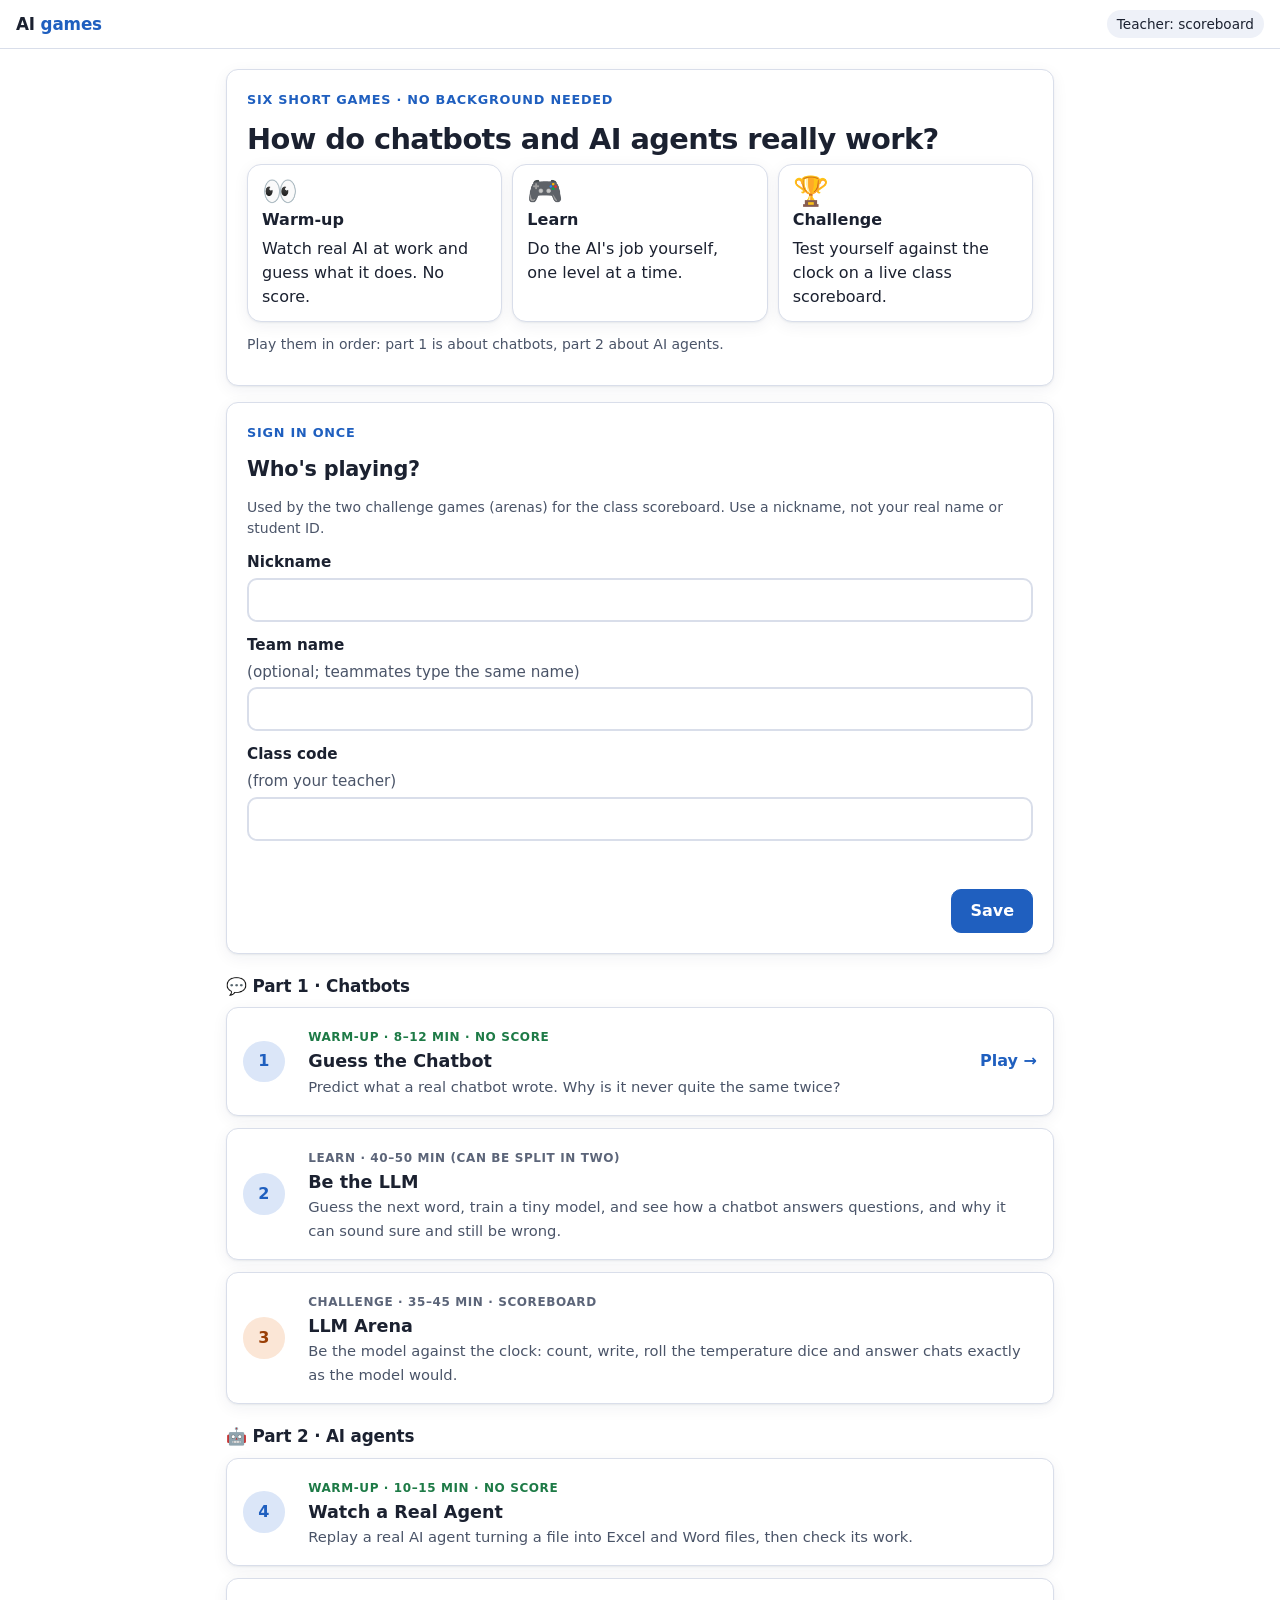
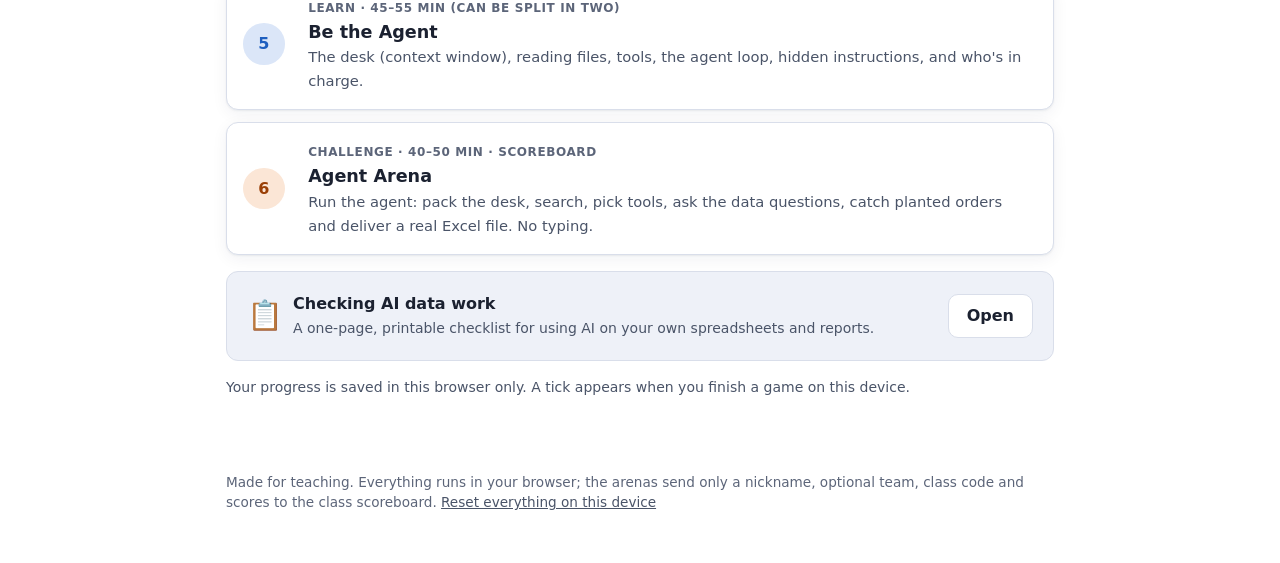
<file: index.html>
<!doctype html>
<html lang="en">
<head>
  <meta charset="utf-8">
  <meta name="viewport" content="width=device-width, initial-scale=1">
  <meta name="color-scheme" content="light only">
  <title>AI games: how chatbots and AI agents work</title>
  <meta name="description" content="Six browser games for beginners: warm up with real AI, play the language model and the AI agent, and test yourself in two class arenas.">
  <link rel="icon" href="data:image/svg+xml,%3Csvg xmlns='http://www.w3.org/2000/svg' viewBox='0 0 32 32'%3E%3Crect width='32' height='32' rx='7' fill='%231f5fbf'/%3E%3Crect x='6' y='20' width='4' height='6' rx='1' fill='white'/%3E%3Crect x='12' y='14' width='4' height='12' rx='1' fill='white'/%3E%3Crect x='18' y='9' width='4' height='17' rx='1' fill='white'/%3E%3Crect x='24' y='17' width='4' height='9' rx='1' fill='white'/%3E%3C/svg%3E">
  <link rel="stylesheet" href="shared/arena.css">
  <link rel="stylesheet" href="shared/visual.css">
  <style>.part-h { font-size: 1.05rem; margin: 20px 0 8px; } .game.warm .tag { color: var(--good); }</style>
</head>
<body>
  <header class="topbar">
    <span class="brand">AI <span>games</span></span>
    <span class="spacer"></span>
    <a class="pill" href="board.html" id="boardLink">Teacher: scoreboard</a>
  </header>

  <main>
    <section class="card stack">
      <div class="kicker">Six short games · no background needed</div>
      <h1>How do chatbots and AI agents really work?</h1>
      <div class="v-cards cols-3">
        <div class="v-card"><div class="v-card-icon" aria-hidden="true">👀</div><div class="v-card-title">Warm-up</div><p>Watch real AI at work and guess what it does. No score.</p></div>
        <div class="v-card"><div class="v-card-icon" aria-hidden="true">🎮</div><div class="v-card-title">Learn</div><p>Do the AI's job yourself, one level at a time.</p></div>
        <div class="v-card"><div class="v-card-icon" aria-hidden="true">🏆</div><div class="v-card-title">Challenge</div><p>Test yourself against the clock on a live class scoreboard.</p></div>
      </div>
      <p class="muted small">Play them in order: part 1 is about chatbots, part 2 about AI agents.</p>
    </section>

    <section class="card stack" id="signin" aria-labelledby="signin-h">
      <div class="kicker">Sign in once</div>
      <h2 id="signin-h">Who's playing?</h2>
      <p class="muted small">Used by the two challenge games (arenas) for the class scoreboard. Use a nickname, not your real name or student ID.</p>
      <div id="signin-body"></div>
    </section>

    <div id="games">
    <h2 class="part-h"><span aria-hidden="true">💬</span> Part 1 · Chatbots</h2>
    <ol class="games">
      <li><a class="game warm" href="pregame-llm/index.html" data-id="pre-llm">
        <span class="n" aria-hidden="true">1</span>
        <span><span class="tag">Warm-up · 8–12 min · no score</span><br><span class="t">Guess the Chatbot</span><br>
          <span class="d">Predict what a real chatbot wrote. Why is it never quite the same twice?</span></span>
        <span class="right"></span></a></li>
      <li><a class="game" href="be-the-llm/index.html" data-id="llm">
        <span class="n" aria-hidden="true">2</span>
        <span><span class="tag">Learn · 40–50 min (can be split in two)</span><br><span class="t">Be the LLM</span><br>
          <span class="d">Guess the next word, train a tiny model, and see how a chatbot answers questions, and why it can sound sure and still be wrong.</span></span>
        <span class="right"></span></a></li>
      <li><a class="game arena" href="llm-arena/index.html" data-id="llm-arena">
        <span class="n" aria-hidden="true">3</span>
        <span><span class="tag">Challenge · 35–45 min · scoreboard</span><br><span class="t">LLM Arena</span><br>
          <span class="d">Be the model against the clock: count, write, roll the temperature dice and answer chats exactly as the model would.</span></span>
        <span class="right"></span></a></li>
    </ol>
    <h2 class="part-h"><span aria-hidden="true">🤖</span> Part 2 · AI agents</h2>
    <ol class="games" start="4">
      <li><a class="game warm" href="pregame-agent/index.html" data-id="pre-agent">
        <span class="n" aria-hidden="true">4</span>
        <span><span class="tag">Warm-up · 10–15 min · no score</span><br><span class="t">Watch a Real Agent</span><br>
          <span class="d">Replay a real AI agent turning a file into Excel and Word files, then check its work.</span></span>
        <span class="right"></span></a></li>
      <li><a class="game" href="be-the-agent/index.html" data-id="agent">
        <span class="n" aria-hidden="true">5</span>
        <span><span class="tag">Learn · 45–55 min (can be split in two)</span><br><span class="t">Be the Agent</span><br>
          <span class="d">The desk (context window), reading files, tools, the agent loop, hidden instructions, and who's in charge.</span></span>
        <span class="right"></span></a></li>
      <li><a class="game arena" href="agent-arena/index.html" data-id="agent-arena">
        <span class="n" aria-hidden="true">6</span>
        <span><span class="tag">Challenge · 40–50 min · scoreboard</span><br><span class="t">Agent Arena</span><br>
          <span class="d">Run the agent: pack the desk, search, pick tools, ask the data questions, catch planted orders and deliver a real Excel file. No typing.</span></span>
        <span class="right"></span></a></li>
    </ol>
    </div>

    <a class="card soft row" href="checklist.html" style="margin-top:16px;text-decoration:none;color:inherit">
      <span style="font-size:1.8rem" aria-hidden="true">📋</span>
      <span style="flex:1"><b>Checking AI data work</b><br><span class="small muted">A one-page, printable checklist for using AI on your own spreadsheets and reports.</span></span>
      <span class="btn">Open</span></a>

    <p class="muted small" style="margin-top:16px">Your progress is saved in this browser only. A tick appears when you finish a game on this device.</p>
  </main>

  <footer><p>Made for teaching. Everything runs in your browser; the arenas send only a nickname, optional team, class code and scores to the class scoreboard.
    <button type="button" id="resetAll">Reset everything on this device</button></p></footer>

  <script src="config.js"></script>
  <script src="shared/arena.js"></script>
  <script>
  /* Front-page sign-in: saved on this device and picked up by both arenas. */
  (function () {
    var A = window.ARENA, h = A.h, body = document.getElementById("signin-body");
    function summary() {
      var p = A.getProfile();
      A.clear(body);
      var chg = h("button", { class: "btn ghost", type: "button", text: "Change" });
      chg.addEventListener("click", form);
      body.appendChild(h("div", { class: "row" },
        h("p", { style: "flex:1;margin:0" }, "\u2713 Playing as ", h("b", { text: p.nickname }),
          p.team ? " \u00b7 team " + p.team : "", A.boardEnabled ? " \u00b7 class " + p.classCode : ""),
        chg));
    }
    function form() {
      var p = A.getProfile();
      A.clear(body);
      var nick = h("input", { class: "text-input", id: "p-nick", maxlength: "16", autocomplete: "off", value: p.nickname });
      var team = h("input", { class: "text-input", id: "p-team", maxlength: "20", autocomplete: "off", value: p.team });
      var code = h("input", { class: "text-input", id: "p-class", maxlength: "20", autocomplete: "off", value: p.classCode });
      var msg = h("p", { class: "feedback", "aria-live": "polite" });
      var f = h("form", { class: "stack", novalidate: true },
        h("label", { class: "field", for: "p-nick" }, "Nickname", nick),
        h("label", { class: "field", for: "p-team" }, "Team name ", h("span", { class: "muted", text: "(optional; teammates type the same name)" }), team),
        A.boardEnabled ? h("label", { class: "field", for: "p-class" }, "Class code ", h("span", { class: "muted", text: "(from your teacher)" }), code) : null,
        msg,
        h("div", { class: "row end" }, h("button", { class: "btn primary", type: "submit", text: "Save" })));
      f.addEventListener("submit", function (e) {
        e.preventDefault();
        var n = A.cleanNick(nick.value), c = A.cleanClass(code.value);
        if (!n) { msg.className = "feedback bad"; msg.textContent = "Please type a nickname (letters or numbers)."; nick.focus(); return; }
        if (A.boardEnabled && !c) { msg.className = "feedback bad"; msg.textContent = "Please type the class code your teacher gave you."; code.focus(); return; }
        A.setProfile({ nickname: n, team: A.cleanTeam(team.value), classCode: c });
        summary();
      });
      body.appendChild(f);
    }
    var p = A.getProfile();
    if (p.nickname && (!A.boardEnabled || p.classCode)) summary(); else form();
  })();

  /* Reset everything this site saved in this browser: all 6 games, the ticks and the sign-in. */
  (function () {
    var KEYS = ["be-the-llm-v2", "be-the-agent-v1", "aig-arena-llm", "aig-arena-agent", "ai-games-done", "aig-player"];
    document.getElementById("resetAll").addEventListener("click", function () {
      var unsent = 0;
      try { ["aig-arena-llm", "aig-arena-agent"].forEach(function (k) { var s = JSON.parse(localStorage.getItem(k) || "null"); if (s && s.queue) unsent += s.queue.length; }); } catch (e) { /* storage blocked */ }
      var msg = "Delete all progress for the six games on this device, and the saved nickname?" +
        (unsent ? "\n\nWarning: " + unsent + " arena result" + (unsent === 1 ? " has" : "s have") + " not reached the scoreboard yet and would be lost." : "") +
        "\n\nResults already on the class scoreboard stay there, and your nickname stays taken in that class.";
      if (window.confirm && !window.confirm(msg)) return;
      try { KEYS.forEach(function (k) { localStorage.removeItem(k); }); } catch (e) { /* storage blocked: nothing saved anyway */ }
      location.reload();
    });
  })();

  (function () {
    var done = {};
    try { done = JSON.parse(localStorage.getItem("ai-games-done") || "{}") || {}; } catch (e) { /* storage blocked */ }
    var links = document.querySelectorAll("#games .game");
    var nextMarked = false;
    Array.prototype.forEach.call(links, function (a) {
      var right = a.querySelector(".right");
      if (done[a.getAttribute("data-id")]) { right.className = "right done"; right.textContent = "✓ Done"; a.setAttribute("aria-label", a.querySelector(".t").textContent + ", done"); }
      else if (!nextMarked) { nextMarked = true; right.className = "right go"; right.textContent = "Play →"; }
    });
  })();
  </script>
</body>
</html>
</file>
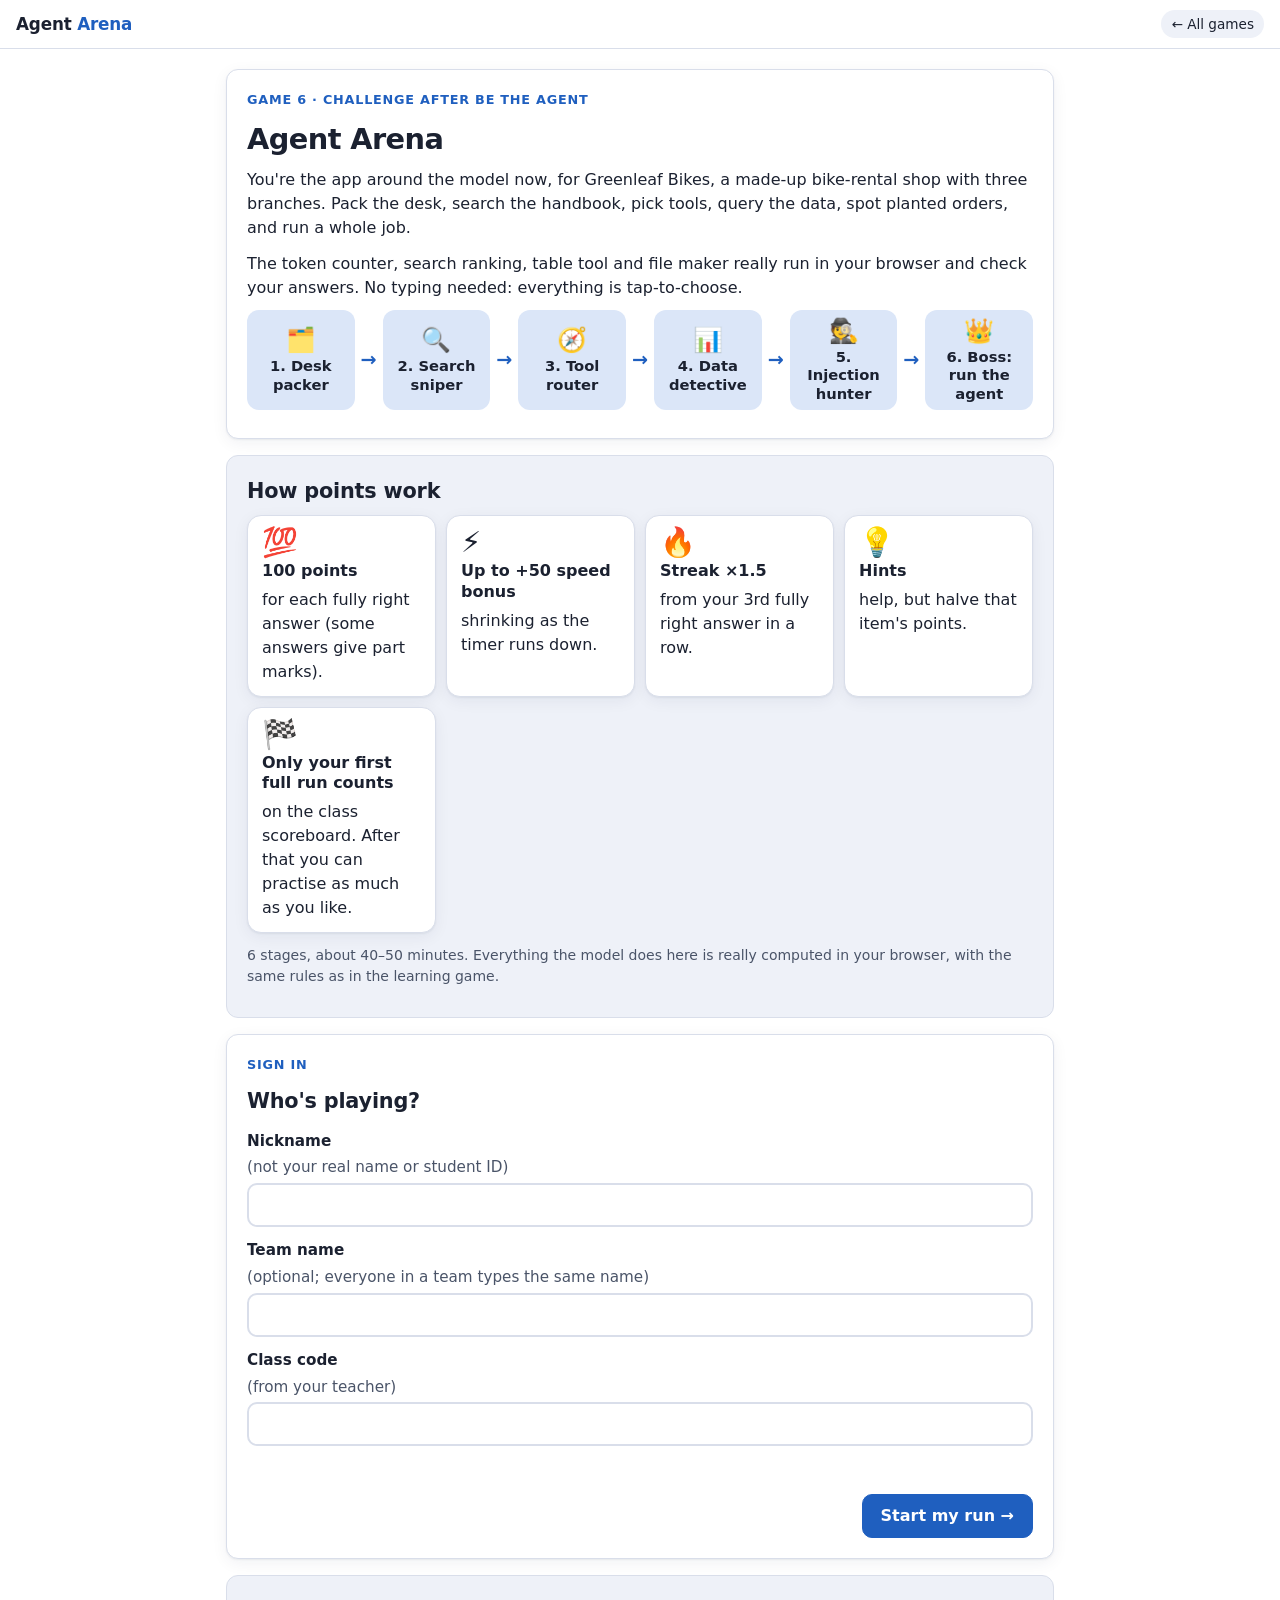
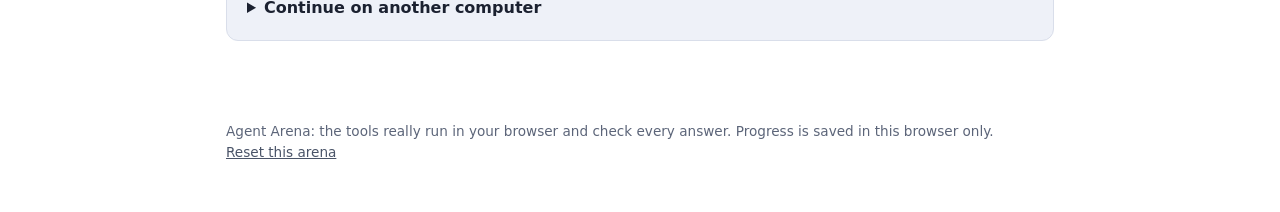
<file: agent-arena/index.html>
<!doctype html>
<html lang="en">
<head>
  <meta charset="utf-8">
  <meta name="viewport" content="width=device-width, initial-scale=1">
  <meta name="color-scheme" content="light only">
  <title>Agent Arena</title>
  <meta name="description" content="A timed class challenge: run an AI agent and compete on a live scoreboard.">
  <link rel="icon" href="data:image/svg+xml,%3Csvg xmlns='http://www.w3.org/2000/svg' viewBox='0 0 32 32'%3E%3Crect width='32' height='32' rx='7' fill='%23c2570c'/%3E%3Crect x='6' y='20' width='4' height='6' rx='1' fill='white'/%3E%3Crect x='12' y='14' width='4' height='12' rx='1' fill='white'/%3E%3Crect x='18' y='9' width='4' height='17' rx='1' fill='white'/%3E%3Crect x='24' y='17' width='4' height='9' rx='1' fill='white'/%3E%3C/svg%3E">
  <link rel="stylesheet" href="../shared/arena.css">
  <link rel="stylesheet" href="../shared/visual.css">
</head>
<body>
  <header class="topbar">
    <button class="brand" id="brand" type="button" aria-label="Arena home">Agent <span>Arena</span></button>
    <span class="spacer"></span>
    <a class="pill" href="../index.html">&larr; All games</a>
  </header>
  <main id="app">
    <noscript><div class="card">This game needs JavaScript switched on.</div></noscript>
  </main>
  <footer>
    <p>Agent Arena: the tools really run in your browser and check every answer. Progress is saved in this browser only.
      <button type="button" id="resetBtn">Reset this arena</button></p>
  </footer>
  <script src="../config.js"></script>
  <script src="../be-the-agent/js/engine.js"></script>
  <script src="../be-the-agent/js/files.js"></script>
  <script src="data/shop.js"></script>
  <script src="../shared/querybuilder.js"></script>
  <script src="js/tools.js"></script>
  <script src="js/items.js"></script>
  <script src="../shared/visual.js"></script>
  <script src="../shared/arena.js"></script>
  <script src="../shared/widgets.js"></script>
  <script src="js/stages.js"></script>
</body>
</html>
</file>
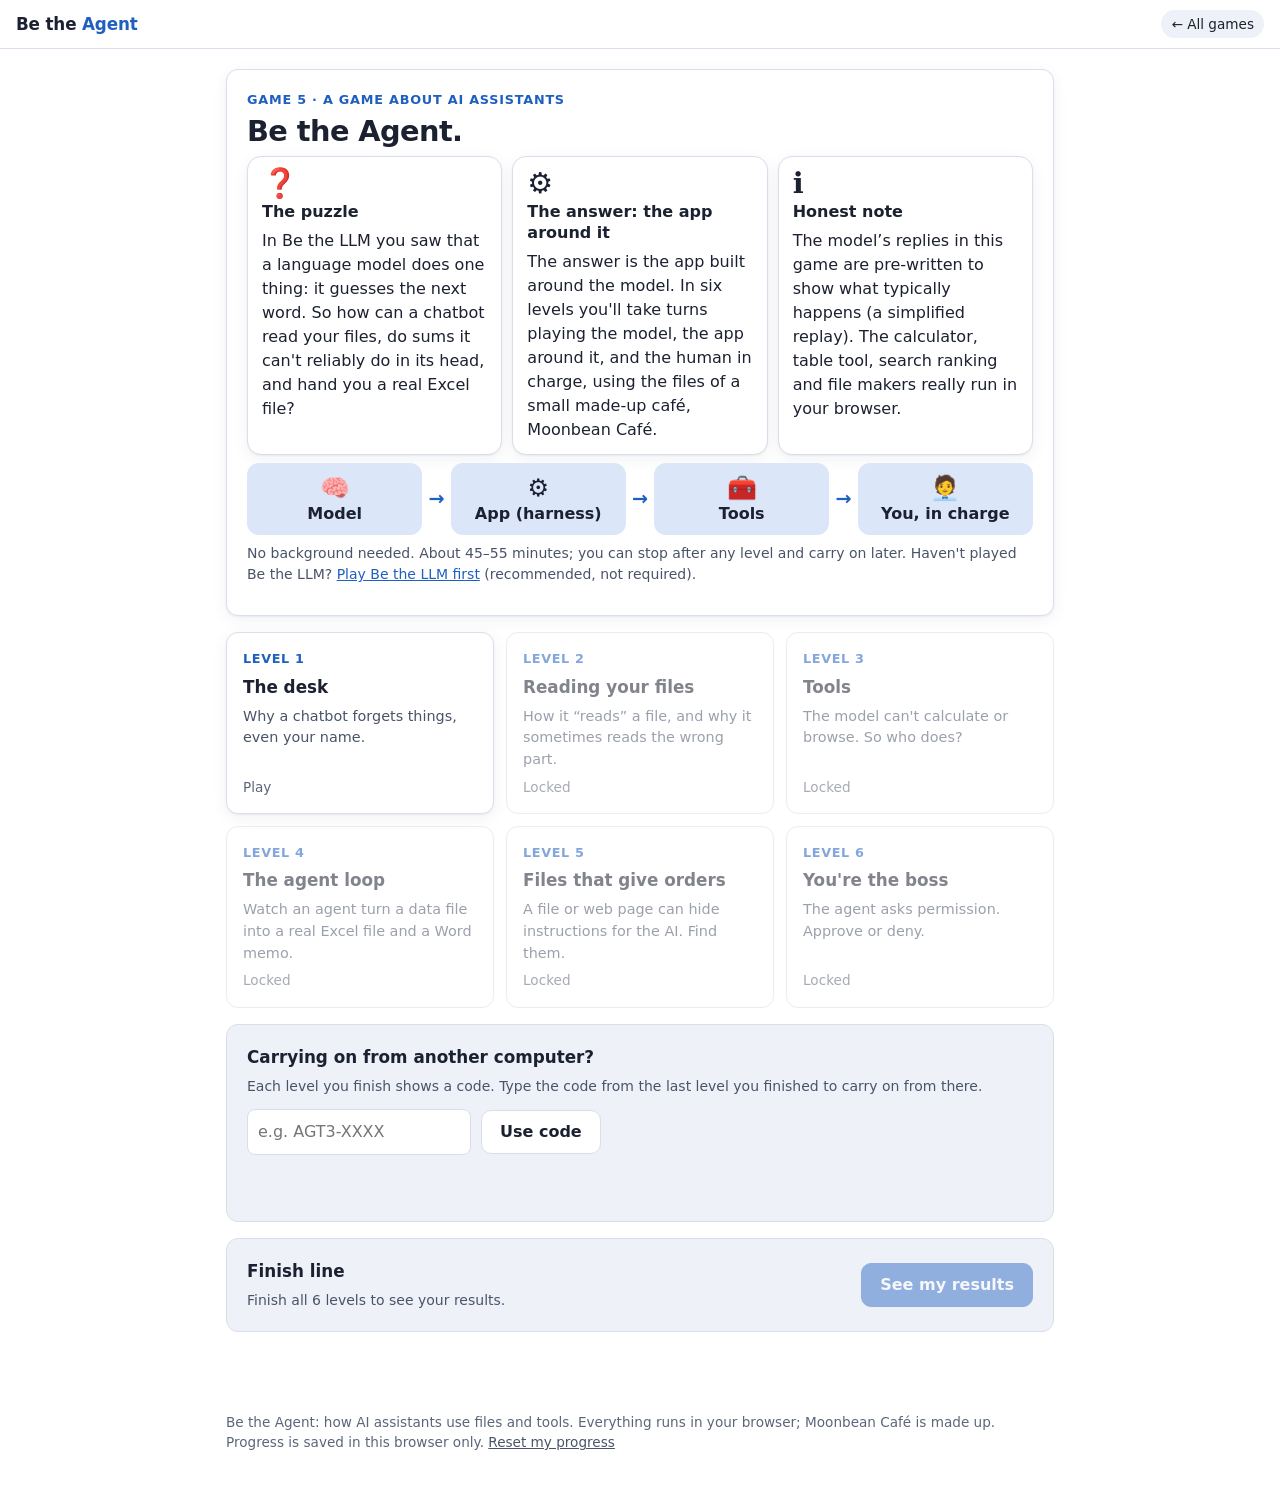
<file: be-the-agent/index.html>
<!doctype html>
<html lang="en">
<head>
  <meta charset="utf-8">
  <meta name="viewport" content="width=device-width, initial-scale=1">
  <meta name="color-scheme" content="light only">
  <title>Be the Agent</title>
  <meta name="description" content="A six-level game about how AI assistants read your files, use tools, and make real Excel and Word files, and how to stay in charge.">
  <link rel="icon" href="data:image/svg+xml,%3Csvg xmlns='http://www.w3.org/2000/svg' viewBox='0 0 32 32'%3E%3Crect width='32' height='32' rx='7' fill='%23c2570c'/%3E%3Ccircle cx='16' cy='16' r='7' fill='none' stroke='white' stroke-width='3'/%3E%3Cpath d='M16 5v4M16 23v4M5 16h4M23 16h4' stroke='white' stroke-width='3'/%3E%3C/svg%3E">
  <link rel="stylesheet" href="css/style.css">
  <link rel="stylesheet" href="../shared/visual.css">
</head>
<body>
  <header class="topbar">
    <button class="brand" id="brand" type="button" aria-label="Back to level map">Be the <span>Agent</span></button>
    <span class="spacer"></span>
    <span class="pill mode hidden" id="modePill"></span>
    <a class="pill home-link" href="../index.html">&larr; All games</a>
  </header>

  <main id="app">
    <noscript><div class="card">This game needs JavaScript switched on.</div></noscript>
  </main>

  <footer>
    <p>Be the Agent: how AI assistants use files and tools. Everything runs in your browser; Moonbean Café is made up. Progress is saved in this browser only.
      <button type="button" id="resetBtn">Reset my progress</button></p>
  </footer>

  <script src="config.js"></script>
  <script src="../shared/codes.js"></script>
  <script src="data/cafe.js"></script>
  <script src="js/engine.js"></script>
  <script src="js/files.js"></script>
  <script src="js/ui.js"></script>
  <script src="js/widgets.js"></script>
  <script src="js/levels/L1.js"></script>
  <script src="js/levels/L2.js"></script>
  <script src="js/levels/L3.js"></script>
  <script src="js/levels/L4.js"></script>
  <script src="js/levels/L5.js"></script>
  <script src="js/levels/L6.js"></script>
  <script src="../shared/visual.js"></script>
  <script src="../shared/querybuilder.js"></script>
  <script src="../agent-arena/js/tools.js"></script>
  <script src="js/visuals.js"></script>
  <script src="js/summary.js"></script>
  <script src="js/app.js"></script>
</body>
</html>
</file>
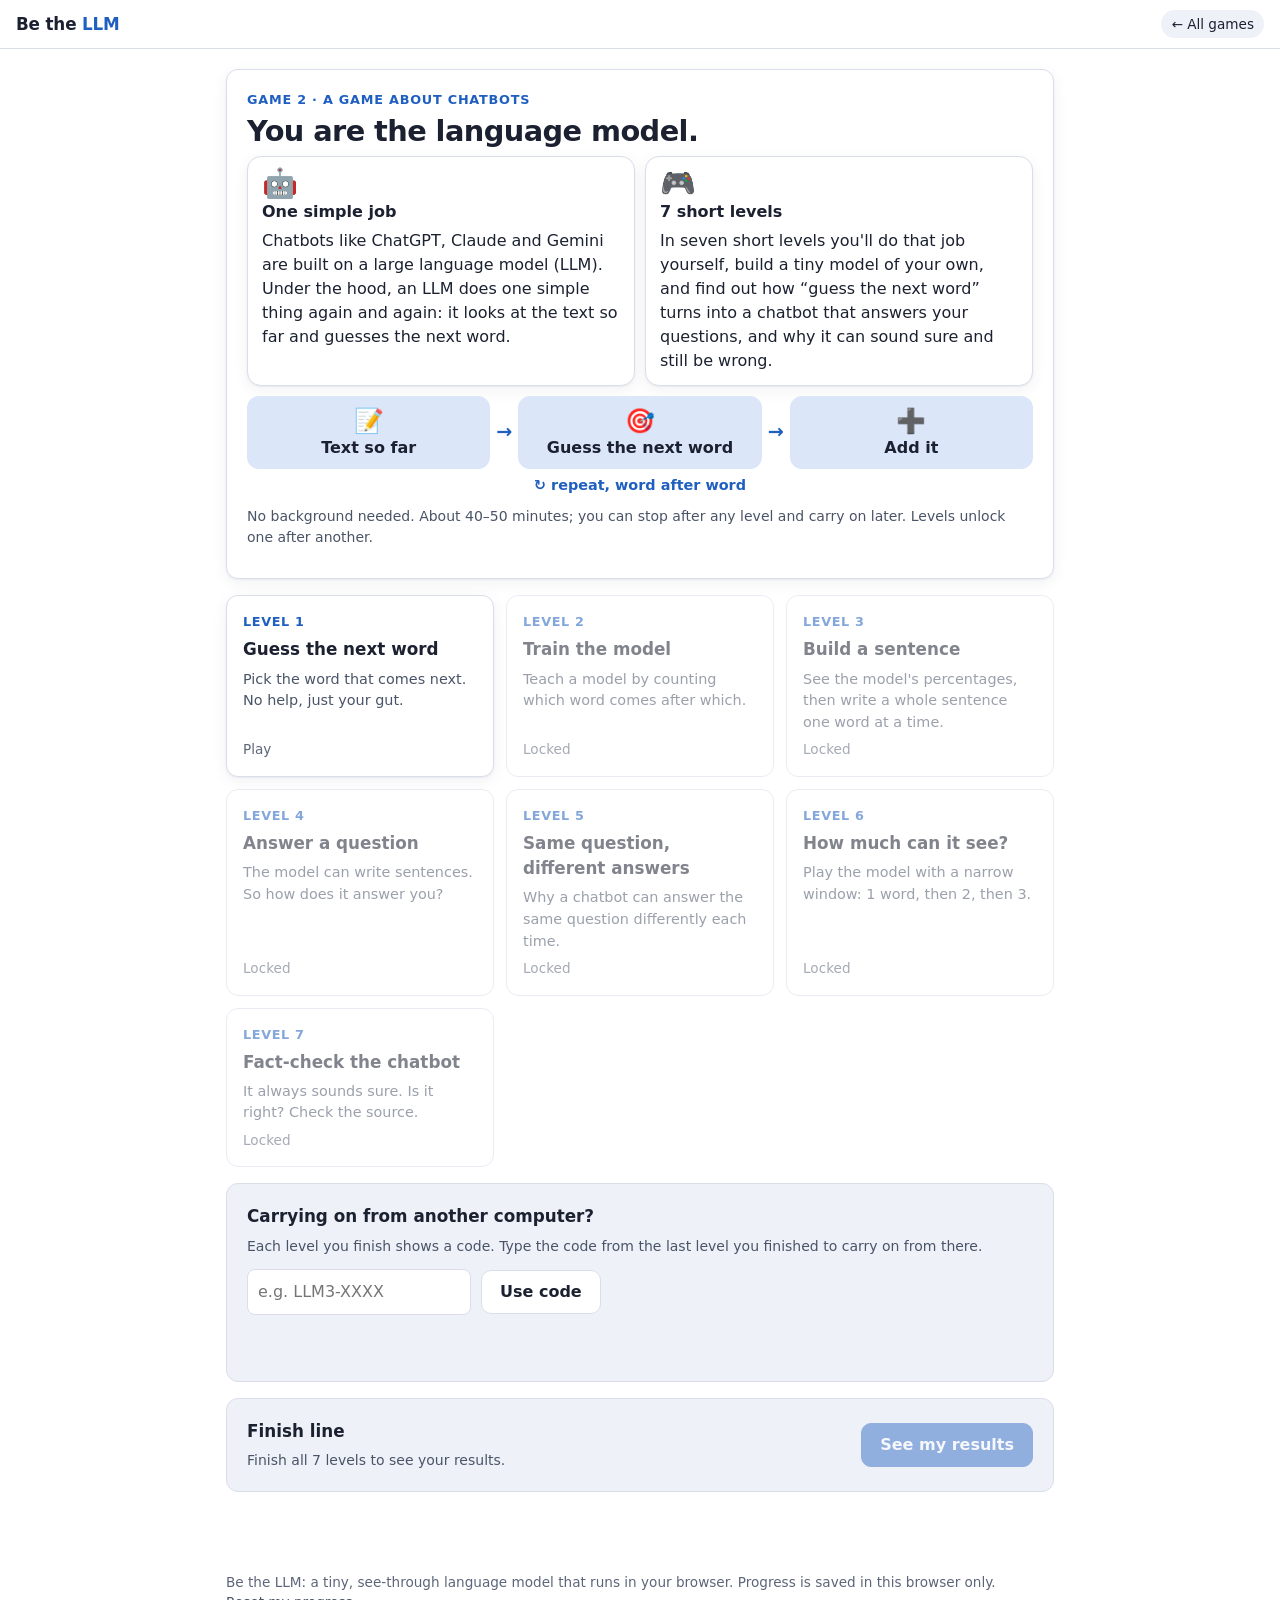
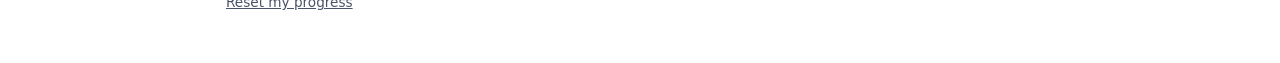
<file: be-the-llm/index.html>
<!doctype html>
<html lang="en">
<head>
  <meta charset="utf-8">
  <meta name="viewport" content="width=device-width, initial-scale=1">
  <meta name="color-scheme" content="light only">
  <title>Be the LLM</title>
  <meta name="description" content="A seven-level game: play the part of a language model, guess the next word, and find out how a chatbot answers questions.">
  <link rel="icon" href="data:image/svg+xml,%3Csvg xmlns='http://www.w3.org/2000/svg' viewBox='0 0 32 32'%3E%3Crect width='32' height='32' rx='7' fill='%231f5fbf'/%3E%3Crect x='6' y='20' width='4' height='6' rx='1' fill='white'/%3E%3Crect x='12' y='14' width='4' height='12' rx='1' fill='white'/%3E%3Crect x='18' y='9' width='4' height='17' rx='1' fill='white'/%3E%3Crect x='24' y='17' width='4' height='9' rx='1' fill='white'/%3E%3C/svg%3E">
  <link rel="stylesheet" href="css/style.css">
  <link rel="stylesheet" href="../shared/visual.css">
</head>
<body>
  <header class="topbar">
    <button class="brand" id="brand" type="button" aria-label="Back to level map">Be the <span>LLM</span></button>
    <span class="spacer"></span>
    <span class="pill mode hidden" id="modePill"></span>
    <a class="pill home-link" href="../index.html">&larr; All games</a>
  </header>

  <main id="app">
    <noscript><div class="card">This game needs JavaScript switched on.</div></noscript>
  </main>

  <footer>
    <p>Be the LLM: a tiny, see-through language model that runs in your browser. Progress is saved in this browser only.
      <button type="button" id="resetBtn">Reset my progress</button></p>
  </footer>

  <script src="config.js"></script>
  <script src="../shared/codes.js"></script>
  <script src="data/corpus.js"></script>
  <script src="js/model.js"></script>
  <script src="js/facts.js"></script>
  <script src="js/ui.js"></script>
  <script src="js/levels/L1.js"></script>
  <script src="js/levels/L2.js"></script>
  <script src="js/levels/L3.js"></script>
  <script src="js/levels/L4.js"></script>
  <script src="js/levels/L5.js"></script>
  <script src="js/levels/L6.js"></script>
  <script src="js/levels/L7.js"></script>
  <script src="../shared/visual.js"></script>
  <script src="js/visuals.js"></script>
  <script src="js/summary.js"></script>
  <script src="js/app.js"></script>
</body>
</html>
</file>
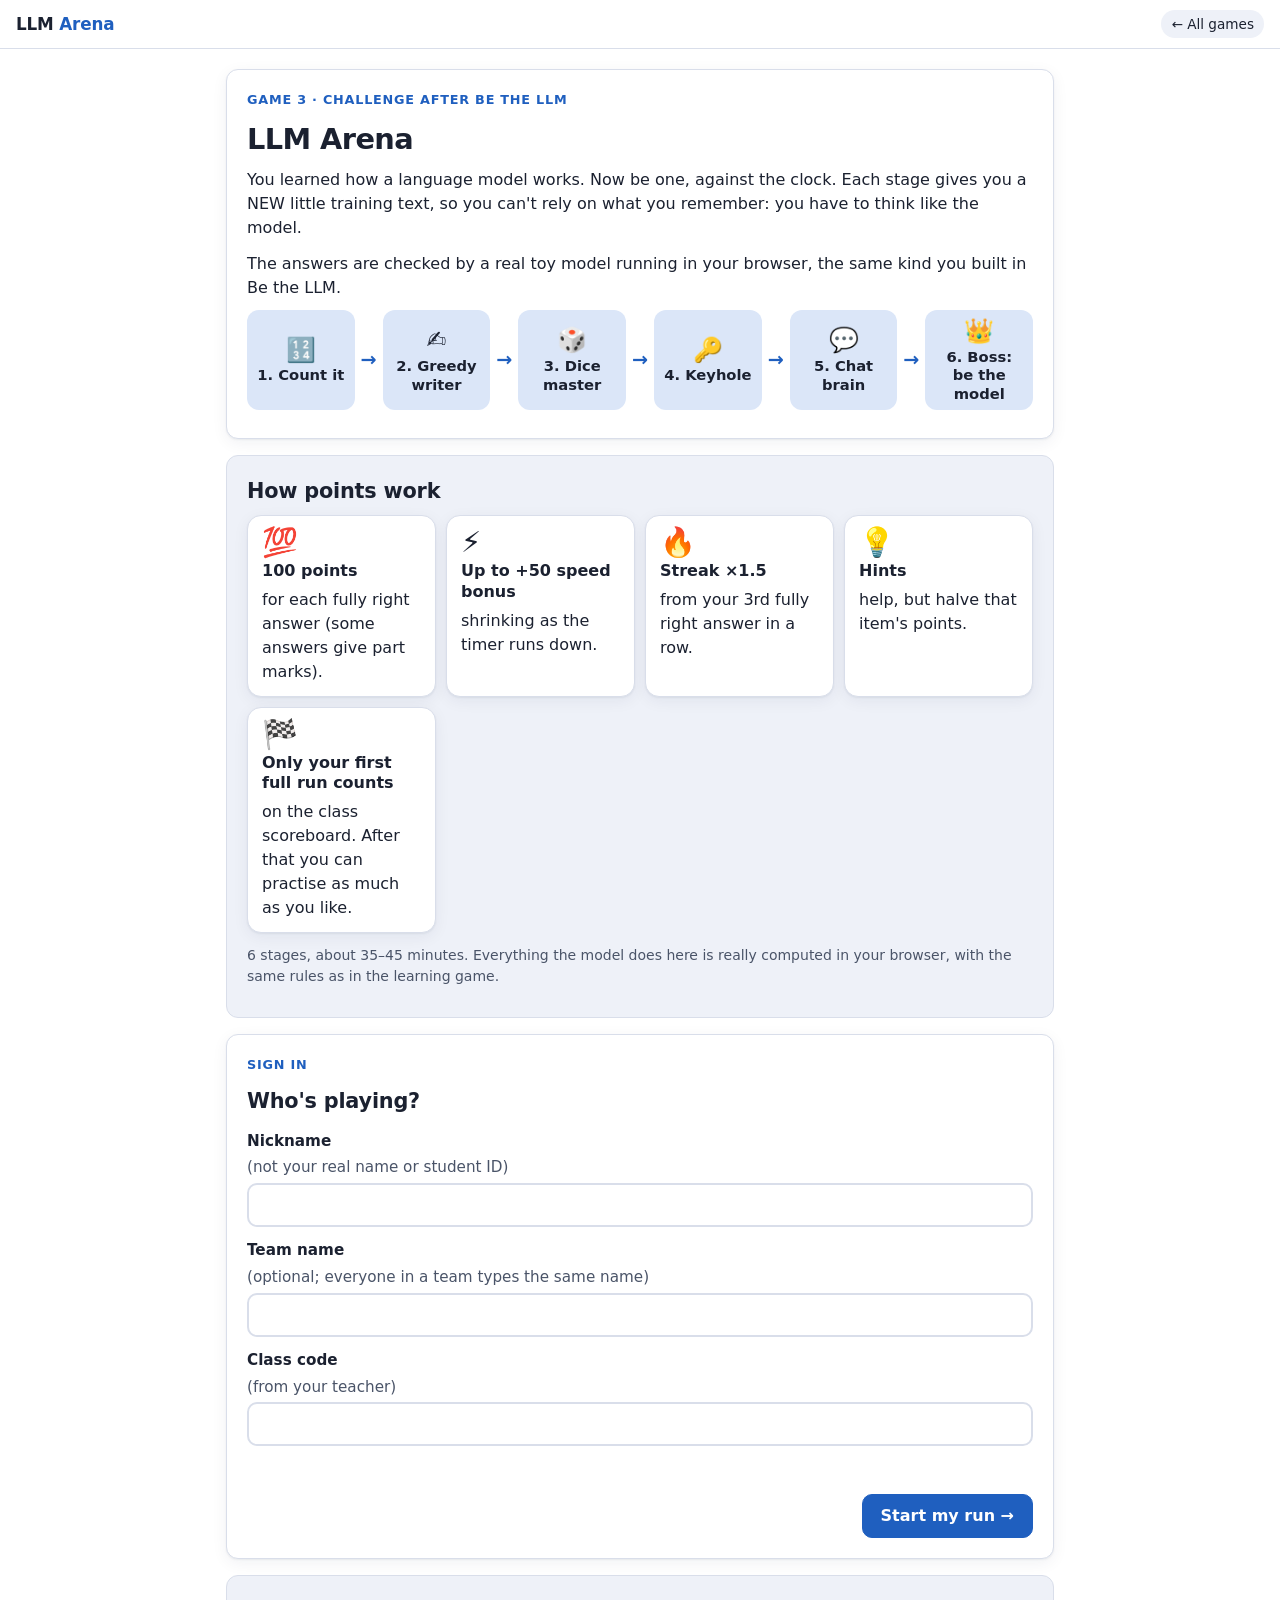
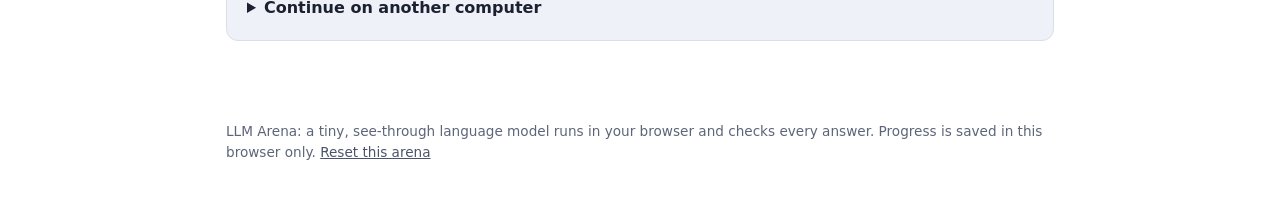
<file: llm-arena/index.html>
<!doctype html>
<html lang="en">
<head>
  <meta charset="utf-8">
  <meta name="viewport" content="width=device-width, initial-scale=1">
  <meta name="color-scheme" content="light only">
  <title>LLM Arena</title>
  <meta name="description" content="A timed class challenge: play the language model and compete on a live scoreboard.">
  <link rel="icon" href="data:image/svg+xml,%3Csvg xmlns='http://www.w3.org/2000/svg' viewBox='0 0 32 32'%3E%3Crect width='32' height='32' rx='7' fill='%23c2570c'/%3E%3Crect x='6' y='20' width='4' height='6' rx='1' fill='white'/%3E%3Crect x='12' y='14' width='4' height='12' rx='1' fill='white'/%3E%3Crect x='18' y='9' width='4' height='17' rx='1' fill='white'/%3E%3Crect x='24' y='17' width='4' height='9' rx='1' fill='white'/%3E%3C/svg%3E">
  <link rel="stylesheet" href="../shared/arena.css">
  <link rel="stylesheet" href="../shared/visual.css">
</head>
<body>
  <header class="topbar">
    <button class="brand" id="brand" type="button" aria-label="Arena home">LLM <span>Arena</span></button>
    <span class="spacer"></span>
    <a class="pill" href="../index.html">&larr; All games</a>
  </header>
  <main id="app">
    <noscript><div class="card">This game needs JavaScript switched on.</div></noscript>
  </main>
  <footer>
    <p>LLM Arena: a tiny, see-through language model runs in your browser and checks every answer. Progress is saved in this browser only.
      <button type="button" id="resetBtn">Reset this arena</button></p>
  </footer>
  <script src="../config.js"></script>
  <script src="../be-the-llm/js/model.js"></script>
  <script src="data/worlds.js"></script>
  <script src="js/items.js"></script>
  <script src="../shared/visual.js"></script>
  <script src="../shared/arena.js"></script>
  <script src="../shared/widgets.js"></script>
  <script src="js/stages.js"></script>
</body>
</html>
</file>
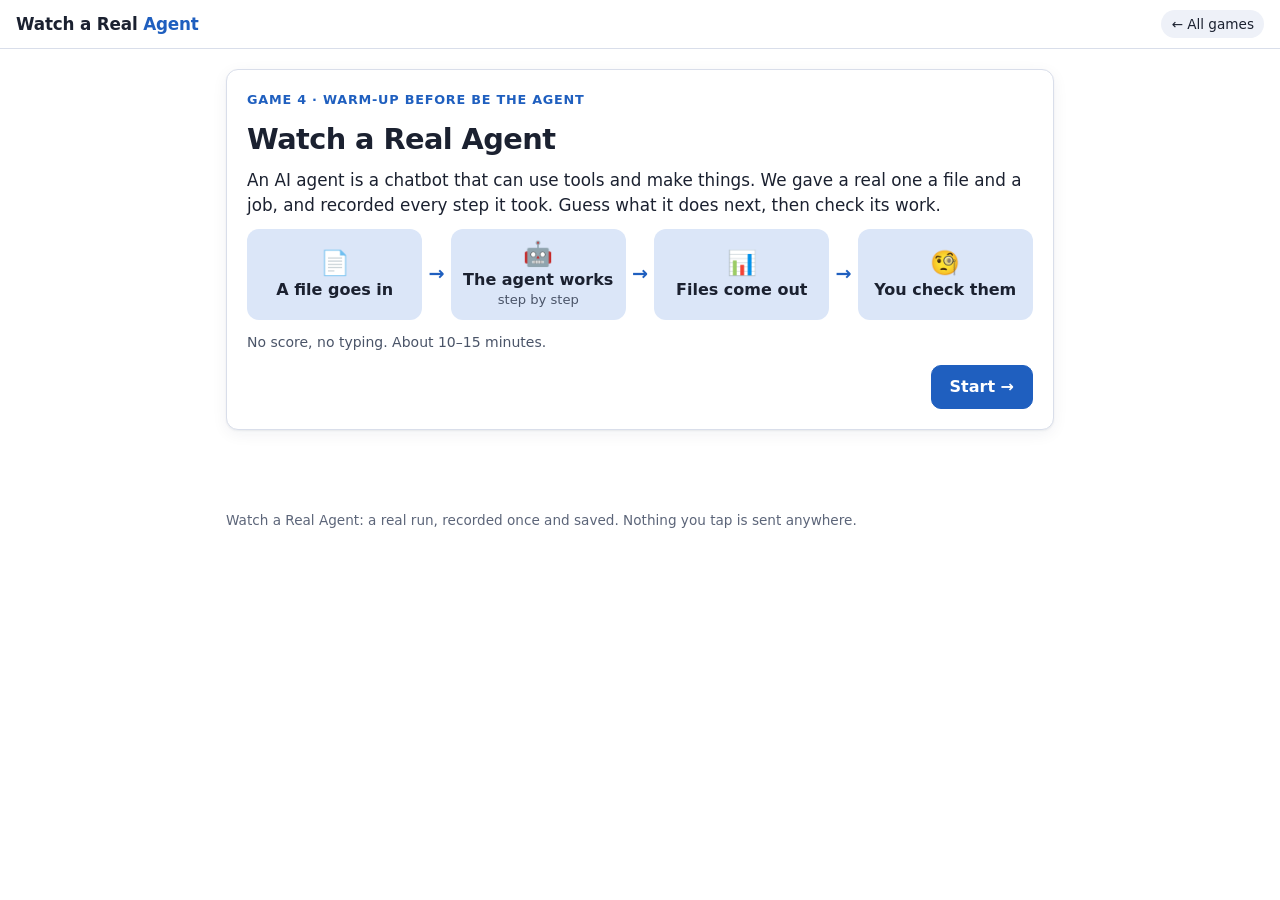
<file: pregame-agent/index.html>
<!doctype html>
<html lang="en">
<head>
  <meta charset="utf-8">
  <meta name="viewport" content="width=device-width, initial-scale=1">
  <meta name="color-scheme" content="light only">
  <title>Watch a Real Agent</title>
  <meta name="description" content="A warm-up: replay a real AI agent turning a data file into an Excel file and a memo, then check its work.">
  <link rel="icon" href="data:image/svg+xml,%3Csvg xmlns='http://www.w3.org/2000/svg' viewBox='0 0 32 32'%3E%3Crect width='32' height='32' rx='7' fill='%231f5fbf'/%3E%3Ctext x='16' y='23' font-size='18' text-anchor='middle' fill='white' font-family='sans-serif'%3E%3F%3C/text%3E%3C/svg%3E">
  <link rel="stylesheet" href="../shared/arena.css">
  <link rel="stylesheet" href="../shared/visual.css">
  <link rel="stylesheet" href="../shared/pregame.css">
</head>
<body>
  <header class="topbar">
    <span class="brand">Watch a Real <span>Agent</span></span>
    <span class="spacer"></span>
    <a class="pill" href="../index.html">&larr; All games</a>
  </header>
  <main id="app">
    <noscript><div class="card">This game needs JavaScript switched on.</div></noscript>
  </main>
  <footer>
    <p>Watch a Real Agent: a real run, recorded once and saved. Nothing you tap is sent anywhere.</p>
  </footer>
  <script src="data.js"></script>
  <script src="files/preview.js"></script>
  <script src="../shared/visual.js"></script>
  <script src="app.js"></script>
</body>
</html>
</file>
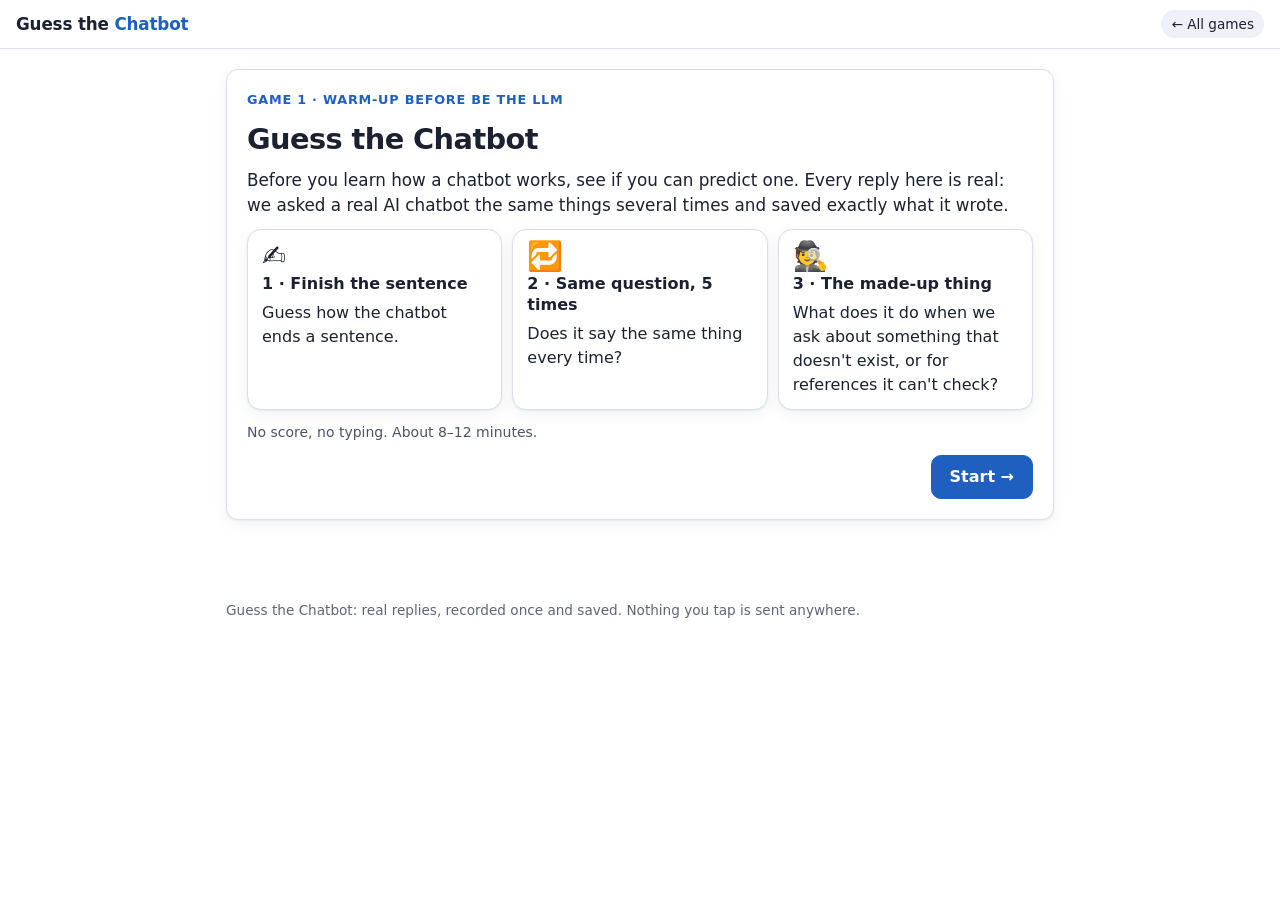
<file: pregame-llm/index.html>
<!doctype html>
<html lang="en">
<head>
  <meta charset="utf-8">
  <meta name="viewport" content="width=device-width, initial-scale=1">
  <meta name="color-scheme" content="light only">
  <title>Guess the Chatbot</title>
  <meta name="description" content="A five-minute warm-up: predict what a real AI chatbot wrote, using real recorded replies.">
  <link rel="icon" href="data:image/svg+xml,%3Csvg xmlns='http://www.w3.org/2000/svg' viewBox='0 0 32 32'%3E%3Crect width='32' height='32' rx='7' fill='%231f5fbf'/%3E%3Ctext x='16' y='23' font-size='18' text-anchor='middle' fill='white' font-family='sans-serif'%3E%3F%3C/text%3E%3C/svg%3E">
  <link rel="stylesheet" href="../shared/arena.css">
  <link rel="stylesheet" href="../shared/visual.css">
  <link rel="stylesheet" href="../shared/pregame.css">
</head>
<body>
  <header class="topbar">
    <span class="brand">Guess the <span>Chatbot</span></span>
    <span class="spacer"></span>
    <a class="pill" href="../index.html">&larr; All games</a>
  </header>
  <main id="app">
    <noscript><div class="card">This game needs JavaScript switched on.</div></noscript>
  </main>
  <footer>
    <p>Guess the Chatbot: real replies, recorded once and saved. Nothing you tap is sent anywhere.</p>
  </footer>
  <script src="data.js"></script>
  <script src="../shared/visual.js"></script>
  <script src="app.js"></script>
</body>
</html>
</file>
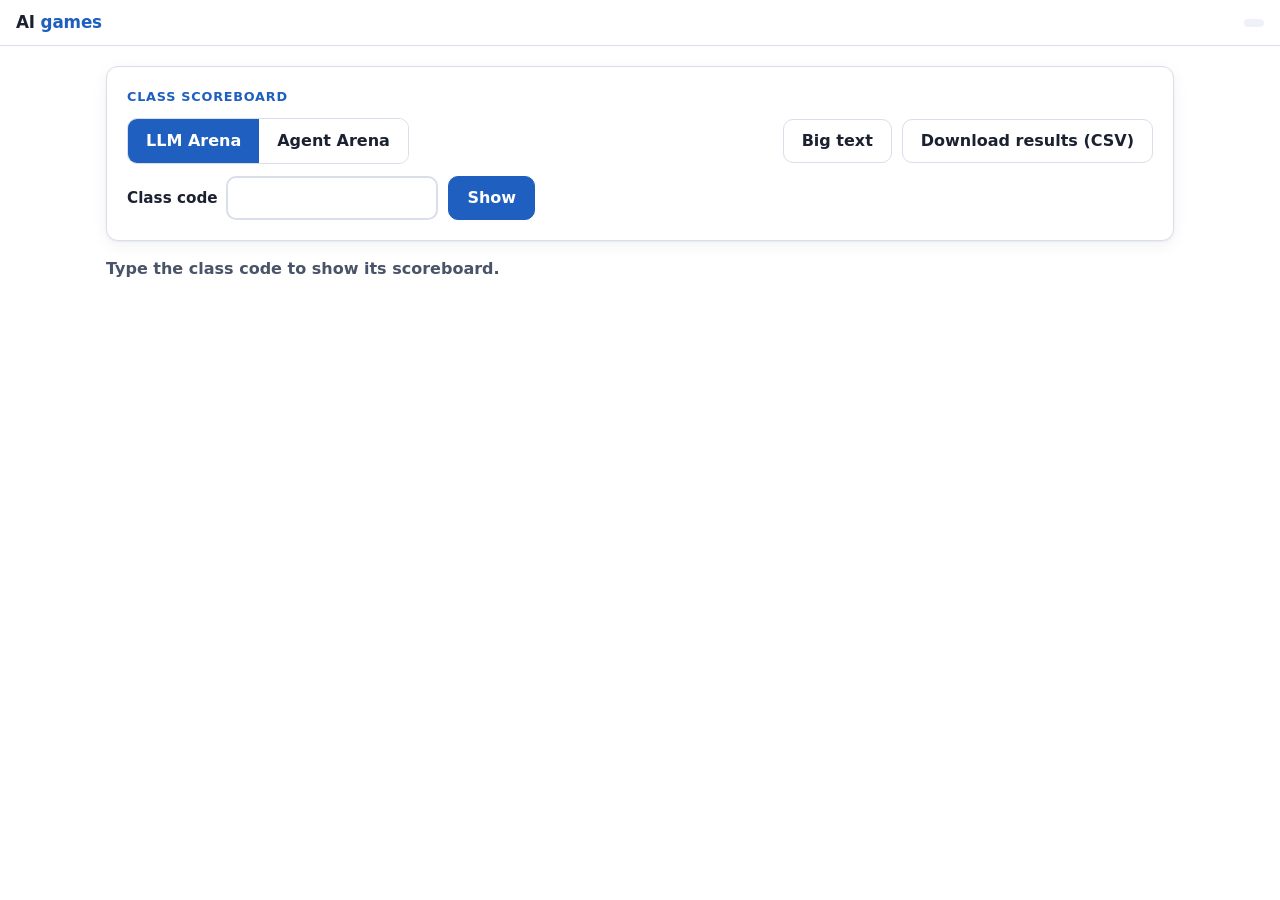
<file: board.html>
<!doctype html>
<html lang="en">
<head>
  <meta charset="utf-8">
  <meta name="viewport" content="width=device-width, initial-scale=1">
  <meta name="color-scheme" content="light only">
  <title>Class scoreboard · AI games</title>
  <link rel="icon" href="data:image/svg+xml,%3Csvg xmlns='http://www.w3.org/2000/svg' viewBox='0 0 32 32'%3E%3Crect width='32' height='32' rx='7' fill='%23c2570c'/%3E%3Cpath d='M9 8h14v4a7 7 0 0 1-14 0z M16 19v4 M11 25h10' stroke='white' stroke-width='2.4' fill='none' stroke-linecap='round'/%3E%3C/svg%3E">
  <link rel="stylesheet" href="shared/arena.css">
</head>
<body>
  <header class="topbar">
    <a class="brand" href="index.html" style="text-decoration:none;color:inherit">AI <span>games</span></a>
    <span class="spacer"></span>
    <span class="pill" id="updated" aria-live="polite"></span>
  </header>
  <main id="app" style="max-width:1100px">
    <noscript><div class="card">The scoreboard needs JavaScript switched on.</div></noscript>
  </main>
  <script src="config.js"></script>
  <script src="shared/arena.js"></script>
  <script src="shared/board.js"></script>
</body>
</html>
</file>
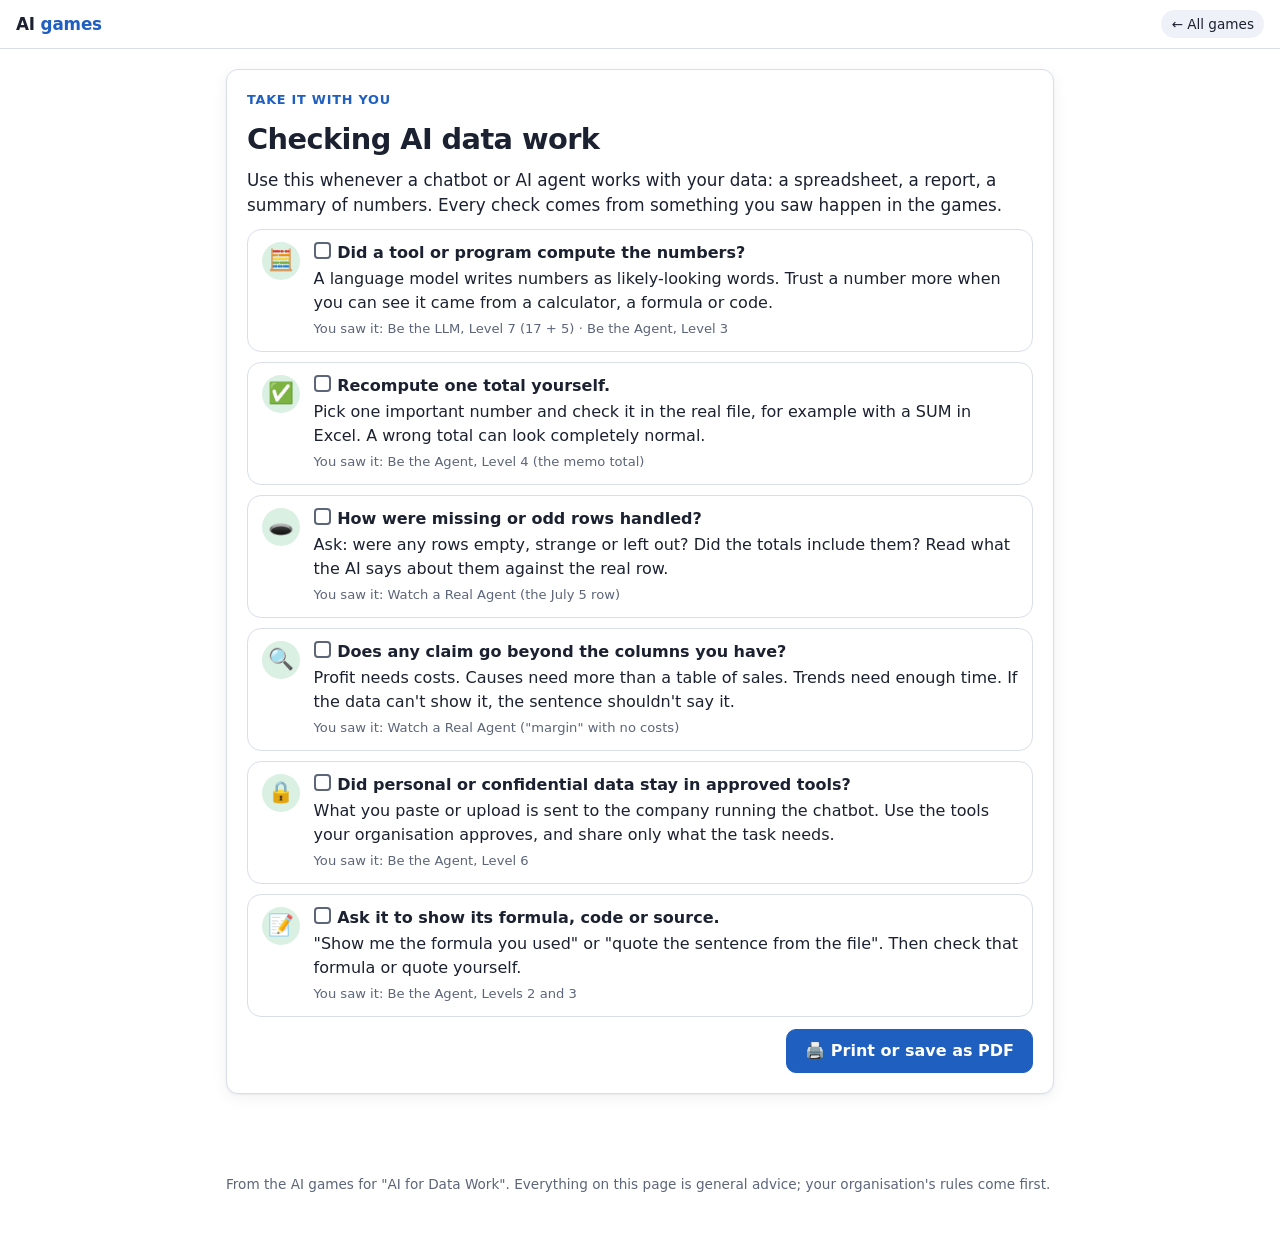
<file: checklist.html>
<!doctype html>
<html lang="en">
<head>
  <meta charset="utf-8">
  <meta name="viewport" content="width=device-width, initial-scale=1">
  <meta name="color-scheme" content="light only">
  <title>Checking AI data work</title>
  <meta name="description" content="A one-page checklist for checking what an AI chatbot or agent did with your data: numbers, missing rows, claims and privacy.">
  <link rel="icon" href="data:image/svg+xml,%3Csvg xmlns='http://www.w3.org/2000/svg' viewBox='0 0 32 32'%3E%3Crect width='32' height='32' rx='7' fill='%231d7a46'/%3E%3Cpath d='M9 16l5 5 9-11' fill='none' stroke='white' stroke-width='3.5' stroke-linecap='round' stroke-linejoin='round'/%3E%3C/svg%3E">
  <link rel="stylesheet" href="shared/arena.css">
  <link rel="stylesheet" href="shared/visual.css">
  <style>
    .check-list { list-style: none; padding: 0; margin: 0; display: grid; gap: 10px; counter-reset: c; }
    .check-list li { display: grid; grid-template-columns: 2.6rem 1fr; gap: 10px; align-items: start; border: 1px solid var(--line); border-radius: 14px; padding: 12px 14px; background: var(--surface); }
    .check-list .n { width: 2.4rem; height: 2.4rem; border-radius: 50%; background: var(--good-soft); color: var(--good); display: inline-flex; align-items: center; justify-content: center; font-size: 1.3rem; }
    .check-list b { display: block; line-height: 1.3; }
    .check-list p { margin: 4px 0 0; }
    .check-list .from { font-size: .82rem; color: var(--ink-3); margin-top: 4px; }
    .box { width: 1.1rem; height: 1.1rem; border: 2px solid var(--ink-3); border-radius: 4px; display: inline-block; vertical-align: -2px; margin-right: 6px; }
    @media print {
      .topbar, footer, .no-print { display: none !important; }
      body { font-size: 12pt; }
      .card { box-shadow: none; border: 0; padding: 0; }
      .check-list li { break-inside: avoid; box-shadow: none; }
      a { color: inherit; text-decoration: none; }
    }
  </style>
</head>
<body>
  <header class="topbar">
    <span class="brand">AI <span>games</span></span>
    <span class="spacer"></span>
    <a class="pill" href="index.html">&larr; All games</a>
  </header>
  <main>
    <section class="card stack">
      <div class="kicker">Take it with you</div>
      <h1>Checking AI data work</h1>
      <p class="goal-line">Use this whenever a chatbot or AI agent works with your data: a spreadsheet, a report, a summary of numbers. Every check comes from something you saw happen in the games.</p>
      <ol class="check-list">
        <li><span class="n" aria-hidden="true">🧮</span><div><b><span class="box" aria-hidden="true"></span>Did a tool or program compute the numbers?</b>
          <p>A language model writes numbers as likely-looking words. Trust a number more when you can see it came from a calculator, a formula or code.</p>
          <div class="from">You saw it: Be the LLM, Level 7 (17 + 5) · Be the Agent, Level 3</div></div></li>
        <li><span class="n" aria-hidden="true">✅</span><div><b><span class="box" aria-hidden="true"></span>Recompute one total yourself.</b>
          <p>Pick one important number and check it in the real file, for example with a SUM in Excel. A wrong total can look completely normal.</p>
          <div class="from">You saw it: Be the Agent, Level 4 (the memo total)</div></div></li>
        <li><span class="n" aria-hidden="true">🕳️</span><div><b><span class="box" aria-hidden="true"></span>How were missing or odd rows handled?</b>
          <p>Ask: were any rows empty, strange or left out? Did the totals include them? Read what the AI says about them against the real row.</p>
          <div class="from">You saw it: Watch a Real Agent (the July 5 row)</div></div></li>
        <li><span class="n" aria-hidden="true">🔍</span><div><b><span class="box" aria-hidden="true"></span>Does any claim go beyond the columns you have?</b>
          <p>Profit needs costs. Causes need more than a table of sales. Trends need enough time. If the data can't show it, the sentence shouldn't say it.</p>
          <div class="from">You saw it: Watch a Real Agent ("margin" with no costs)</div></div></li>
        <li><span class="n" aria-hidden="true">🔒</span><div><b><span class="box" aria-hidden="true"></span>Did personal or confidential data stay in approved tools?</b>
          <p>What you paste or upload is sent to the company running the chatbot. Use the tools your organisation approves, and share only what the task needs.</p>
          <div class="from">You saw it: Be the Agent, Level 6</div></div></li>
        <li><span class="n" aria-hidden="true">📝</span><div><b><span class="box" aria-hidden="true"></span>Ask it to show its formula, code or source.</b>
          <p>"Show me the formula you used" or "quote the sentence from the file". Then check that formula or quote yourself.</p>
          <div class="from">You saw it: Be the Agent, Levels 2 and 3</div></div></li>
      </ol>
      <div class="row end no-print">
        <button class="btn primary" type="button" id="printBtn">🖨️ Print or save as PDF</button>
      </div>
    </section>
  </main>
  <footer><p>From the AI games for "AI for Data Work". Everything on this page is general advice; your organisation's rules come first.</p></footer>
  <script>
    document.getElementById("printBtn").addEventListener("click", function () { window.print(); });
  </script>
</body>
</html>
</file>
<file: shared/arena.css>
/* AI games — shared styles for the master page, the arenas and the scoreboard. White theme only. */
:root {
  --bg: #ffffff;
  --surface: #ffffff;
  --surface-2: #eef1f8;
  --ink: #1b2130;
  --ink-2: #4a5468;
  --ink-3: #5c6579;
  --line: #d9deea;
  --accent: #1f5fbf;        /* theme blue: bars, primary buttons */
  --accent-soft: #dbe6f8;
  --accent-ink: #ffffff;
  --warn: #c2570c;          /* orange: wrong / warning */
  --warn-soft: #fbe6d6;
  --good: #1d7a46;
  --good-soft: #d9f0e2;
  --bar-track: #e6eaf3;
  --focus: #f0a020;
  --predict-ink: #8a5200;   /* amber text that passes contrast on white */
  --mode-ink: #9a3f06;
  --radius: 12px;
  --shadow: 0 1px 2px rgba(20, 30, 60, .06), 0 4px 16px rgba(20, 30, 60, .06);
  --fs: 16px;
  --font: "Inter", system-ui, -apple-system, "Segoe UI", Roboto, sans-serif;
  --mono: ui-monospace, "SF Mono", Consolas, monospace;
  color-scheme: light;
}

* { box-sizing: border-box; }
html { font-size: var(--fs); }
body {
  margin: 0;
  background: var(--bg);
  color: var(--ink);
  font-family: var(--font);
  line-height: 1.5;
  -webkit-text-size-adjust: 100%;
}
html.class-mode { --fs: 22px; }

a { color: var(--accent); }
button, input, select, textarea { font: inherit; color: inherit; }
:focus-visible { outline: 3px solid var(--focus); outline-offset: 2px; }

/* ---------- layout ---------- */
.topbar {
  position: sticky; top: 0; z-index: 5;
  display: flex; align-items: center; gap: 12px;
  padding: 10px 16px;
  background: var(--surface);
  border-bottom: 1px solid var(--line);
}
.brand { white-space: nowrap; font-weight: 700; letter-spacing: -.01em; cursor: pointer; background: none; border: 0; padding: 0; font-size: 1.05rem; }
.brand span { color: var(--accent); }
.topbar .spacer { flex: 1; }
.pill {
  display: inline-flex; align-items: center; gap: 6px;
  padding: 4px 10px; border-radius: 999px;
  background: var(--surface-2); color: var(--ink-2); font-size: .85rem; white-space: nowrap;
}
.pill.mode { background: var(--warn-soft); color: var(--mode-ink); white-space: normal; text-align: center; }

main { max-width: 860px; margin: 0 auto; padding: 20px 16px 64px; }
.card {
  background: var(--surface); border: 1px solid var(--line); border-radius: var(--radius);
  padding: 20px; margin: 0 0 16px; box-shadow: var(--shadow);
}
.card.soft { background: var(--surface-2); box-shadow: none; }
h1 { font-size: 1.8rem; line-height: 1.2; margin: 0 0 8px; letter-spacing: -.02em; }
h2 { font-size: 1.3rem; margin: 0 0 8px; letter-spacing: -.01em; }
h3 { font-size: 1.05rem; margin: 0 0 6px; }
p { margin: 0 0 10px; }
.muted { color: var(--ink-2); }
.small { font-size: .875rem; }
.kicker { font-size: .8rem; font-weight: 600; text-transform: uppercase; letter-spacing: .06em; color: var(--accent); margin-bottom: 4px; }
.row { display: flex; flex-wrap: wrap; gap: 10px; align-items: center; }
.row.end { justify-content: flex-end; }
.stack > * + * { margin-top: 12px; }
.hidden { display: none !important; }

/* ---------- buttons ---------- */
.btn {
  display: inline-flex; align-items: center; justify-content: center; gap: 6px;
  min-height: 44px; padding: 8px 18px;
  border-radius: 10px; border: 1px solid var(--line);
  background: var(--surface); cursor: pointer; font-weight: 600;
}
.btn:hover { border-color: var(--accent); }
.btn.primary { background: var(--accent); color: var(--accent-ink); border-color: var(--accent); }
.btn.primary:hover { filter: brightness(1.08); }
.btn.ghost { background: transparent; }
.btn:disabled { opacity: .45; cursor: not-allowed; filter: none; }

/* ---------- the sentence / blank ---------- */
.sentence {
  font-size: 1.5rem; line-height: 1.45; font-weight: 600;
  padding: 18px; border-radius: var(--radius); background: var(--surface-2);
  overflow-wrap: anywhere;
}
.sentence .blank {
  display: inline-block; min-width: 3.5em; border-bottom: 3px solid var(--accent);
  color: var(--accent); text-align: center;
}
.sentence .dim { color: var(--ink-3); font-weight: 400; }

.choices { display: grid; grid-template-columns: repeat(2, minmax(0, 1fr)); gap: 10px; }
.choice {
  min-height: 56px; padding: 10px 14px; border-radius: 10px;
  border: 2px solid var(--line); background: var(--surface); cursor: pointer;
  font-size: 1.1rem; font-weight: 600; text-align: left;
  display: flex; flex-direction: column; gap: 6px;
}
.choice:hover:not(:disabled) { border-color: var(--accent); }
.choice.picked { border-color: var(--accent); background: var(--accent-soft); }
.choice.correct { border-color: var(--good); background: var(--good-soft); }
.choice.wrong { border-color: var(--warn); background: var(--warn-soft); }
.choice:disabled { cursor: default; }
.choice .tag { font-size: .8rem; font-weight: 600; color: var(--ink-2); }

.feedback { min-height: 1.5em; font-weight: 600; }
.feedback.good { color: var(--good); }
.feedback.bad { color: var(--warn); }


.toast {
  position: fixed; left: 50%; bottom: 20px; transform: translateX(-50%);
  background: var(--ink); color: var(--bg); padding: 10px 16px; border-radius: 10px; font-weight: 600;
  z-index: 20; max-width: calc(100% - 32px);
}

footer { max-width: 860px; margin: 0 auto; padding: 0 16px 40px; color: var(--ink-3); font-size: .85rem; }
footer button { background: none; border: 0; color: var(--ink-2); text-decoration: underline; cursor: pointer; padding: 0; }

.sr-only { position: absolute; width: 1px; height: 1px; padding: 0; margin: -1px; overflow: hidden; clip: rect(0 0 0 0); white-space: nowrap; border: 0; }
a.pill { text-decoration: none; color: inherit; }
a.pill:hover { text-decoration: underline; }
.text-input { width: 100%; min-height: 44px; padding: 8px 12px; border: 2px solid var(--line); border-radius: 10px; background: var(--surface); }
.text-input:focus { border-color: var(--accent); outline: none; }
label.field { display: grid; gap: 4px; font-weight: 600; font-size: .95rem; }
label.field span.muted { font-weight: 400; }
.table-wrap { overflow-x: auto; }
table { border-collapse: collapse; width: 100%; font-size: .95rem; }
th, td { text-align: left; padding: 8px 10px; border-bottom: 1px solid var(--line); vertical-align: top; }
th { font-size: .8rem; text-transform: uppercase; letter-spacing: .04em; color: var(--ink-2); }
td.num, th.num { text-align: right; font-variant-numeric: tabular-nums; }
.why { border-left: 4px solid var(--accent); }
.mono { font-family: var(--mono); }

/* ---------- master page ---------- */
.games { list-style: none; margin: 0; padding: 0; display: grid; gap: 12px; }
.game {
  display: grid; grid-template-columns: 3.2em 1fr auto; gap: 14px; align-items: center;
  padding: 16px; border: 1px solid var(--line); border-radius: var(--radius); background: var(--surface); box-shadow: var(--shadow);
  text-decoration: none; color: inherit;
}
.game:hover { border-color: var(--accent); }
.game .n { width: 2.6em; height: 2.6em; border-radius: 50%; display: grid; place-items: center; font-weight: 800; background: var(--accent-soft); color: var(--accent); }
.game.arena .n { background: var(--warn-soft); color: var(--mode-ink); }
.game .t { font-weight: 700; font-size: 1.1rem; }
.game .d { color: var(--ink-2); font-size: .92rem; }
.game .tag { font-size: .75rem; font-weight: 700; text-transform: uppercase; letter-spacing: .05em; color: var(--ink-3); }
.game .done { color: var(--good); font-weight: 700; white-space: nowrap; }
.game .go { color: var(--accent); font-weight: 700; white-space: nowrap; }

/* ---------- arena ---------- */
.hud { display: flex; flex-wrap: wrap; gap: 8px 14px; align-items: center; font-size: .9rem; color: var(--ink-2); }
.hud b { color: var(--ink); font-variant-numeric: tabular-nums; }
.timer { position: relative; height: 10px; border-radius: 5px; background: var(--bar-track); overflow: hidden; flex: 1 1 160px; min-width: 120px; }
.timer > span { position: absolute; inset: 0 auto 0 0; background: var(--good); border-radius: 5px; transition: width .2s linear; }
.timer.low > span { background: var(--warn); }
.streak { color: var(--mode-ink); font-weight: 700; }
.item-box.locked { pointer-events: none; }
.item-box.locked .unlock-ok, .item-box.locked .v-file { pointer-events: auto; }
.result-card { border-left: 4px solid var(--good); }
.result-card.bad { border-left-color: var(--warn); }
.result-card.part { border-left-color: var(--focus); }
.pts-line { font-family: var(--mono); font-size: .92rem; color: var(--ink-2); }
.big-points { font-size: 2.2rem; font-weight: 800; font-variant-numeric: tabular-nums; }
.rules { margin: 0; padding-left: 1.2em; }
.rules li + li { margin-top: 4px; }
.textbox { font-family: var(--mono); background: var(--surface-2); border-radius: 10px; padding: 10px 14px; white-space: pre-wrap; overflow-wrap: anywhere; font-size: .95rem; max-height: 22em; overflow: auto; }
.textbox .hl { background: #fff1b8; border-radius: 3px; }
.tiles { display: flex; flex-wrap: wrap; gap: 8px; }
.tile { min-height: 40px; padding: 6px 12px; border-radius: 8px; border: 2px solid var(--line); background: var(--surface); cursor: pointer; font-weight: 600; font-size: 1rem; }
.tile:hover:not(:disabled) { border-color: var(--accent); }
.tile.end { border-style: dashed; }
.tile.on { border-color: var(--accent); background: var(--accent-soft); }
.tile.good { border-color: var(--good); background: var(--good-soft); }
.tile.bad { border-color: var(--warn); background: var(--warn-soft); }
.built { min-height: 56px; padding: 12px 14px; border-radius: 10px; background: var(--surface-2); font-size: 1.2rem; font-weight: 600; overflow-wrap: anywhere; }
.built .seed { color: var(--ink-3); }
.built .w { display: inline-block; padding: 0 4px; border-radius: 4px; }
.built .w.good { background: var(--good-soft); }
.built .w.bad { background: var(--warn-soft); text-decoration: line-through; }
.counts { display: grid; grid-template-columns: repeat(auto-fill, minmax(190px, 1fr)); gap: 8px; }
.counts .c { border: 1px solid var(--line); border-radius: 8px; padding: 6px 10px; font-size: .9rem; }
.counts .c b { display: block; }
.status { font-size: .85rem; }
.status.ok { color: var(--good); }
.status.wait { color: var(--mode-ink); }
.pick-list { display: grid; gap: 8px; }
.pick { display: grid; grid-template-columns: auto 1fr auto; gap: 10px; align-items: center; padding: 10px 12px; border: 2px solid var(--line); border-radius: 10px; background: var(--surface); cursor: pointer; text-align: left; }
.pick.on { border-color: var(--accent); background: var(--accent-soft); }
.pick.good { border-color: var(--good); background: var(--good-soft); }
.pick.bad { border-color: var(--warn); background: var(--warn-soft); }
.pick .tok { font-family: var(--mono); font-size: .85rem; color: var(--ink-2); white-space: nowrap; }
.doc { border: 1px solid var(--line); border-radius: 10px; padding: 12px 14px; background: var(--surface); }
.doc .meta { font-size: .8rem; color: var(--ink-3); margin-bottom: 4px; }
.meter { height: 12px; border-radius: 6px; background: var(--bar-track); overflow: hidden; }
.meter > span { display: block; height: 100%; background: var(--accent); }
.meter.over > span { background: var(--warn); }

/* ---------- scoreboard ---------- */
.tabs { display: inline-flex; border: 1px solid var(--line); border-radius: 10px; overflow: hidden; }
.tabs button { border: 0; background: var(--surface); padding: 10px 18px; font-weight: 700; cursor: pointer; min-height: 44px; }
.tabs button[aria-selected="true"] { background: var(--accent); color: var(--accent-ink); }
.board td.rank { width: 3em; font-weight: 800; color: var(--ink-3); }
.board tr.top1 td.rank { color: #b8860b; }
html.projector { --fs: 22px; }

@media (max-width: 560px) {
  .topbar { gap: 8px; }
  .pill { font-size: .72rem; padding: 3px 8px; }
  h1 { font-size: 1.5rem; }
  .choices { grid-template-columns: 1fr; }
  .card { padding: 16px; }
  .game { grid-template-columns: 2.6em 1fr; }
  .game .right { grid-column: 2; }
}
@media (prefers-reduced-motion: reduce) {
  * { transition: none !important; animation: none !important; }
}
footer { max-width: 860px; margin: 0 auto; padding: 0 16px 40px; color: var(--ink-3); font-size: .85rem; }
footer button { background: none; border: 0; color: var(--ink-2); text-decoration: underline; cursor: pointer; padding: 0; }
.tabs.toggle button[aria-pressed="true"] { background: var(--accent); color: var(--accent-ink); }
.doc.good { border-color: var(--good); background: var(--good-soft); }
.choices.one { grid-template-columns: 1fr; }

/* visual additions (v3) */
.lesson-card { display: flex; gap: 10px; align-items: flex-start; }
.lesson-icon { font-size: 1.6rem; line-height: 1.2; }
.goal-line { font-size: 1.05rem; }
.search-bar { flex: 1; min-width: 12rem; min-height: 44px; display: flex; align-items: center; padding: 6px 12px; border-radius: 10px; background: var(--surface-2); font-weight: 700; }
/* Dice master chart options (v4) */
.mini-chart { display: grid; gap: 4px; width: 100%; text-align: left; }
.mc-letter { font-size: .85rem; }
.mc-row { display: grid; grid-template-columns: 4.2em 1fr 3em; gap: 6px; align-items: center; font-size: .85rem; font-weight: 400; }
.mc-bar { height: 12px; background: var(--bar-track); border-radius: 6px; overflow: hidden; }
.mc-bar i { display: block; height: 100%; background: var(--accent); }
.mc-pct { text-align: right; font-variant-numeric: tabular-nums; }
</file>
<file: shared/visual.css>
/* AI games — visual building blocks (shared/visual.js). Uses each page's colour variables. Phone first. */

.sr-only { position: absolute; width: 1px; height: 1px; overflow: hidden; clip: rect(0 0 0 0); white-space: nowrap; }

/* ---------- flow ---------- */
.v-flow { display: flex; flex-wrap: wrap; align-items: stretch; gap: 6px; margin: 8px 0; }
.v-node {
  flex: 1 1 0; min-width: 7.5em;
  display: flex; flex-direction: column; align-items: center; justify-content: center; text-align: center; gap: 2px;
  padding: 10px 8px; border-radius: 12px; background: var(--accent-soft); color: var(--ink);
  border: 1px solid transparent;
}
.v-node.good { background: var(--good-soft); border-color: var(--good); }
.v-node.bad { background: var(--warn-soft); border-color: var(--warn); }
.v-node .v-icon { font-size: 1.5rem; line-height: 1.2; }
.v-node .v-label { font-weight: 700; line-height: 1.25; }
.v-node .v-sub { font-size: .82rem; color: var(--ink-2); line-height: 1.25; }
.v-arrow { align-self: center; font-weight: 700; color: var(--accent); font-size: 1.2rem; }
.v-loop { flex-basis: 100%; text-align: center; font-size: .9rem; color: var(--accent); font-weight: 600; }
.v-flow.compact .v-node { min-width: 5em; padding: 6px 8px; font-size: .92rem; }
.v-flow.compact .v-node .v-label { font-weight: 600; }

/* ---------- cards ---------- */
.v-cards, .v-recap { display: grid; grid-template-columns: repeat(auto-fit, minmax(15rem, 1fr)); gap: 10px; margin: 8px 0; }
.v-cards.cols-2 { grid-template-columns: repeat(auto-fit, minmax(13rem, 1fr)); }
.v-cards.cols-3 { grid-template-columns: repeat(auto-fit, minmax(11rem, 1fr)); }
.v-card {
  background: var(--surface); border: 1px solid var(--line); border-radius: 14px; padding: 12px 14px;
  box-shadow: var(--shadow);
}
.v-card p { margin: 6px 0 0; }
.v-card.good { border-color: var(--good); background: var(--good-soft); }
.v-card.bad { border-color: var(--warn); background: var(--warn-soft); }
.v-card.accent { border-color: var(--accent); background: var(--accent-soft); }
.v-card-icon { font-size: 1.8rem; line-height: 1; margin-bottom: 4px; }
.v-card-icon.sm { font-size: 1.4rem; margin: 0; }
.v-card-title { font-weight: 700; line-height: 1.3; }
.v-recap-head { display: flex; align-items: center; gap: 8px; }

/* ---------- rules ---------- */
.v-rules { display: grid; gap: 6px; margin: 6px 0; }
.v-rule { display: flex; gap: 10px; align-items: flex-start; padding: 8px 10px; border-radius: 10px; background: var(--surface-2); }
.v-rule-n { flex: none; font-size: 1.15rem; line-height: 1.3; color: var(--accent); font-weight: 700; min-width: 1.4em; text-align: center; }

/* ---------- steps (level intros) ---------- */
.v-steps { list-style: none; padding: 0; margin: 4px 0; display: grid; gap: 10px; }
.v-step { border: 1px solid var(--line); border-radius: 14px; padding: 12px 14px; background: var(--surface); }
.v-step-head { display: flex; align-items: center; gap: 10px; }
.v-step-icon {
  flex: none; width: 2.4rem; height: 2.4rem; border-radius: 50%; background: var(--accent-soft);
  display: inline-flex; align-items: center; justify-content: center; font-size: 1.3rem; font-weight: 700; color: var(--accent);
}
.v-step-title { font-weight: 700; line-height: 1.3; }
.v-step-text { margin: 6px 0 0; }

/* ---------- examples ---------- */
.v-example { margin-top: 8px; padding: 8px 10px; border-radius: 10px; background: var(--surface-2); font-family: var(--mono); font-size: .9rem; overflow-wrap: anywhere; }
.v-example .v-flow { font-family: var(--font); margin: 2px 0; }
.v-ex-line { display: flex; flex-wrap: wrap; gap: 6px; align-items: baseline; padding: 2px 0; }
.v-ex-arrow { color: var(--accent); font-weight: 700; }
.v-ex-a { color: var(--good); }

/* ---------- more fold ---------- */
.v-more { margin-top: 6px; }
.v-more > summary {
  cursor: pointer; color: var(--accent); font-weight: 600; font-size: .9rem; list-style: none;
  display: inline-flex; align-items: center; gap: 4px; min-height: 32px;
}
.v-more > summary::-webkit-details-marker { display: none; }
.v-more > summary::before { content: "＋"; }
.v-more[open] > summary::before { content: "－"; }
.v-more p { margin: 6px 0 0; }

/* ---------- glossary ---------- */
.v-gloss { margin-top: 10px; }
.v-gloss-title { font-weight: 700; font-size: .85rem; text-transform: uppercase; letter-spacing: .06em; color: var(--ink-3); margin-bottom: 6px; }
.v-gloss-list { display: grid; grid-template-columns: repeat(auto-fit, minmax(14rem, 1fr)); gap: 8px; margin: 0; }
.v-gloss-item { border-left: 4px solid var(--accent); background: var(--surface-2); border-radius: 8px; padding: 8px 10px; }
.v-gloss-item dt { font-weight: 700; }
.v-gloss-item dd { margin: 2px 0 0; font-size: .92rem; }

/* ---------- diagrams ---------- */
.v-diagram { margin: 10px 0; padding: 0; }
.v-caption { font-size: .8rem; color: var(--ink-3); margin: 6px 0 0; }
.v-dice { display: grid; gap: 10px; }
.v-dice-row { display: grid; grid-template-columns: minmax(9rem, 1fr) 2fr; gap: 10px; align-items: center; }
.v-dice-label { display: flex; flex-direction: column; }
.v-dice-label span { font-size: .85rem; color: var(--ink-2); }
.v-dice-bars { display: grid; gap: 3px; }
.v-dice-bar { position: relative; height: 1.5rem; background: var(--bar-track); border-radius: 6px; overflow: hidden; }
.v-dice-bar i { position: absolute; inset: 0 auto 0 0; background: var(--accent); opacity: .75; }
.v-dice-bar span { position: relative; padding-left: 6px; font-size: .85rem; line-height: 1.5rem; font-weight: 600; }
.v-keyhole { display: grid; gap: 6px; font-size: 1.05rem; }
.v-key-line { display: flex; flex-wrap: wrap; gap: 4px; align-items: baseline; padding: 8px 10px; background: var(--surface-2); border-radius: 10px; }
.v-key-hid { color: transparent; background: var(--line); border-radius: 4px; user-select: none; }
.v-key-seen { font-weight: 700; background: var(--accent-soft); border-radius: 4px; padding: 0 4px; }
.v-key-blank { color: var(--accent); font-weight: 700; }
.v-key-guess { color: var(--ink-2); }
.v-vs { display: grid; grid-template-columns: 1fr auto 1fr; gap: 8px; align-items: center; }
.v-vs.two { grid-template-columns: 1fr 1fr; }
.v-vs-mid { font-size: 2rem; font-weight: 700; color: var(--warn); text-align: center; }
.v-desk { border: 2px dashed var(--accent); border-radius: 14px; padding: 10px; background: var(--accent-soft); }
.v-desk-top { font-weight: 700; margin-bottom: 8px; }
.v-desk-items { display: flex; flex-wrap: wrap; gap: 6px; }
.v-chip { display: inline-flex; align-items: center; padding: 6px 10px; border-radius: 999px; background: var(--surface); border: 1px solid var(--line); font-size: .92rem; }
.v-chip.bad { border-color: var(--warn); background: var(--warn-soft); }
.v-desk-meter { margin-top: 8px; display: flex; align-items: center; gap: 8px; font-size: .85rem; color: var(--ink-2); }
.v-desk-meter i { display: block; height: 10px; flex: 1; max-width: 12rem; border-radius: 6px; background: linear-gradient(90deg, var(--accent) 70%, var(--bar-track) 70%); }

/* ---------- file viewer ---------- */
.v-file { border: 1px solid var(--line); border-radius: 14px; padding: 10px 12px; background: var(--surface); margin: 8px 0; }
.v-file-head { display: flex; flex-wrap: wrap; gap: 10px; align-items: center; }
.v-file-icon { font-size: 1.8rem; }
.v-file-name { flex: 1; min-width: 10rem; display: flex; flex-direction: column; }
.v-file-name span { font-size: .85rem; color: var(--ink-2); }
.v-file-btns { display: flex; gap: 8px; flex-wrap: wrap; }
.v-viewer { margin-top: 10px; }
.v-sheet-wrap { overflow-x: auto; -webkit-overflow-scrolling: touch; border: 1px solid var(--line); border-radius: 8px 8px 0 0; max-height: 60vh; }
.v-sheet { border-collapse: collapse; font-size: .88rem; min-width: 100%; }
.v-sheet th, .v-sheet td { border: 1px solid #e3e6ee; padding: 4px 8px; white-space: nowrap; }
.v-sheet thead th { background: #f1f3f7; color: var(--ink-3); font-weight: 600; position: sticky; top: 0; }
.v-sheet th.rn { background: #f1f3f7; color: var(--ink-3); font-weight: 600; text-align: right; min-width: 2em; }
.v-sheet tr.hdr td { font-weight: 700; background: #f7f8fb; }
.v-sheet td.num { text-align: right; font-variant-numeric: tabular-nums; }
.v-fx { font-size: .65rem; color: var(--good); margin-left: 4px; font-weight: 700; vertical-align: super; }
.v-sheet-tabs { display: flex; gap: 2px; border: 1px solid var(--line); border-top: 0; border-radius: 0 0 8px 8px; background: #f1f3f7; padding: 0 4px; overflow-x: auto; }
.v-sheet-tabs button { border: 0; background: transparent; padding: 8px 12px; min-height: 40px; font-size: .88rem; cursor: pointer; border-bottom: 3px solid transparent; }
.v-sheet-tabs button[aria-selected="true"] { background: var(--surface); color: var(--good); font-weight: 700; border-bottom-color: var(--good); }
.v-page {
  background: #fff; border: 1px solid var(--line); border-radius: 6px; padding: 18px 18px 22px;
  box-shadow: 0 2px 10px rgba(20, 30, 60, .10); max-width: 40rem; font-family: Georgia, "Times New Roman", serif; line-height: 1.55;
}
.v-page h3 { font-family: var(--font); margin: 0 0 10px; font-size: 1.15rem; }
.v-page h4 { font-family: var(--font); margin: 14px 0 6px; font-size: 1rem; }
.v-page p { margin: 0 0 8px; }
.v-page ul { margin: 0 0 8px; padding-left: 1.3em; }
.v-doc-table { border-collapse: collapse; margin: 6px 0 10px; font-size: .92rem; }
.v-doc-table th, .v-doc-table td { border: 1px solid #c9ced9; padding: 4px 10px; text-align: left; }
.v-doc-table th { background: #f1f3f7; }

/* ---------- phones ---------- */
@media (max-width: 560px) {
  .v-flow:not(.compact) { flex-direction: column; }
  .v-flow:not(.compact) .v-node { flex-direction: row; justify-content: flex-start; text-align: left; gap: 10px; min-width: 0; }
  .v-flow:not(.compact) .v-node .v-sub { margin-left: auto; text-align: right; }
  .v-flow:not(.compact) { gap: 2px; }
  .v-flow:not(.compact) .v-node { padding: 7px 12px; }
  .v-flow:not(.compact) .v-node .v-icon { font-size: 1.25rem; }
  .v-flow:not(.compact) .v-arrow { transform: rotate(90deg); align-self: center; line-height: 1; font-size: 1rem; }
  .v-vs { grid-template-columns: 1fr; }
  .v-vs-mid { font-size: 1.5rem; }
  .v-dice-row { grid-template-columns: 1fr; }
  .v-cards, .v-recap { grid-template-columns: 1fr; }
}

/* Bigger touch targets on touch screens */
@media (pointer: coarse) {
  .v-more > summary { min-height: 44px; }
  .v-sheet-tabs button { min-height: 44px; }
}

/* ---------- tap-to-build table questions (shared/querybuilder.js) ---------- */
.qb { display: grid; gap: 10px; }
.qb-row { display: grid; gap: 6px; }
.qb-hidden { display: none; }
.qb-q { font-weight: 700; font-size: .95rem; }
.qb-chips { display: flex; flex-wrap: wrap; gap: 6px; }
.qb-chip {
  min-height: 44px; padding: 8px 14px; border-radius: 999px; border: 1.5px solid var(--line);
  background: var(--surface); cursor: pointer; font-weight: 600; touch-action: manipulation;
}
.qb-chip:hover { border-color: var(--accent); }
.qb-chip[aria-pressed="true"] { background: var(--accent); color: var(--accent-ink); border-color: var(--accent); }
.qb-preview { border-radius: 12px; background: var(--surface-2); padding: 10px 12px; }
.qb-preview-label { font-size: .75rem; text-transform: uppercase; letter-spacing: .06em; color: var(--ink-3); font-weight: 700; }
.qb-sentence { font-size: 1.1rem; font-weight: 700; margin-top: 2px; }
.qb-cmd { font-family: var(--mono); font-size: .8rem; color: var(--ink-3); margin-top: 4px; overflow-wrap: anywhere; }
.qb-why { margin: 0; font-size: .92rem; }
.qb-why.good { color: var(--good); }
.qb-why.bad { color: var(--warn); }
.qb-run { min-height: 48px; }
@media (max-width: 560px) { .qb-run { width: 100%; } }

/* ---------- tap-the-answer results ---------- */
.tap-val {
  min-height: 44px; padding: 6px 14px; border-radius: 10px; border: 2px dashed var(--accent);
  background: var(--surface); font-weight: 700; font-size: 1.1rem; cursor: pointer; touch-action: manipulation;
}
.tap-val:hover, .tap-val:focus-visible { background: var(--accent-soft); }
.tap-val[aria-pressed="true"] { background: var(--accent); color: var(--accent-ink); border-style: solid; }
.tap-val:disabled { cursor: default; opacity: .8; }
.tap-grid { display: grid; grid-template-columns: 1fr 1fr; gap: 6px; max-width: 26rem; }
.v-sheet td.wrap { white-space: normal; min-width: 10em; max-width: 16em; }
.search-bar { flex: 1; min-width: 12rem; min-height: 44px; display: flex; align-items: center; padding: 6px 12px; border-radius: 10px; background: var(--surface-2); font-weight: 700; }
</file>
<file: be-the-agent/css/style.css>
/* Be the LLM — styles. White (light) theme only, whatever the device setting. */
:root {
  --bg: #ffffff;
  --surface: #ffffff;
  --surface-2: #eef1f8;
  --ink: #1b2130;
  --ink-2: #4a5468;
  --ink-3: #5c6579;
  --line: #d9deea;
  --accent: #1f5fbf;        /* theme blue: bars, primary buttons */
  --accent-soft: #dbe6f8;
  --accent-ink: #ffffff;
  --warn: #c2570c;          /* orange: wrong / warning */
  --warn-soft: #fbe6d6;
  --good: #1d7a46;
  --good-soft: #d9f0e2;
  --bar-track: #e6eaf3;
  --focus: #f0a020;
  --predict-ink: #8a5200;   /* amber text that passes contrast on white */
  --mode-ink: #9a3f06;
  --radius: 12px;
  --shadow: 0 1px 2px rgba(20, 30, 60, .06), 0 4px 16px rgba(20, 30, 60, .06);
  --fs: 16px;
  --font: "Inter", system-ui, -apple-system, "Segoe UI", Roboto, sans-serif;
  --mono: ui-monospace, "SF Mono", Consolas, monospace;
  color-scheme: light;
}

* { box-sizing: border-box; }
html { font-size: var(--fs); }
body {
  margin: 0;
  background: var(--bg);
  color: var(--ink);
  font-family: var(--font);
  line-height: 1.5;
  -webkit-text-size-adjust: 100%;
}
html.class-mode { --fs: 22px; }

a { color: var(--accent); }
button, input, select, textarea { font: inherit; color: inherit; }
:focus-visible { outline: 3px solid var(--focus); outline-offset: 2px; }

/* ---------- layout ---------- */
.topbar {
  position: sticky; top: 0; z-index: 5;
  display: flex; align-items: center; gap: 12px;
  padding: 10px 16px;
  background: var(--surface);
  border-bottom: 1px solid var(--line);
}
.brand { white-space: nowrap; font-weight: 700; letter-spacing: -.01em; cursor: pointer; background: none; border: 0; padding: 0; font-size: 1.05rem; }
.brand span { color: var(--accent); }
.topbar .spacer { flex: 1; }
.pill {
  display: inline-flex; align-items: center; gap: 6px;
  padding: 4px 10px; border-radius: 999px;
  background: var(--surface-2); color: var(--ink-2); font-size: .85rem; white-space: nowrap;
}
.pill.mode { background: var(--warn-soft); color: var(--mode-ink); white-space: normal; text-align: center; }

main { max-width: 860px; margin: 0 auto; padding: 20px 16px 64px; }
.card {
  background: var(--surface); border: 1px solid var(--line); border-radius: var(--radius);
  padding: 20px; margin: 0 0 16px; box-shadow: var(--shadow);
}
.card.soft { background: var(--surface-2); box-shadow: none; }
h1 { font-size: 1.8rem; line-height: 1.2; margin: 0 0 8px; letter-spacing: -.02em; }
h2 { font-size: 1.3rem; margin: 0 0 8px; letter-spacing: -.01em; }
h3 { font-size: 1.05rem; margin: 0 0 6px; }
p { margin: 0 0 10px; }
.muted { color: var(--ink-2); }
.small { font-size: .875rem; }
.kicker { font-size: .8rem; font-weight: 600; text-transform: uppercase; letter-spacing: .06em; color: var(--accent); margin-bottom: 4px; }
.row { display: flex; flex-wrap: wrap; gap: 10px; align-items: center; }
.row.end { justify-content: flex-end; }
.stack > * + * { margin-top: 12px; }
.hidden { display: none !important; }

/* ---------- buttons ---------- */
.btn {
  display: inline-flex; align-items: center; justify-content: center; gap: 6px;
  min-height: 44px; padding: 8px 18px;
  border-radius: 10px; border: 1px solid var(--line);
  background: var(--surface); cursor: pointer; font-weight: 600;
}
.btn:hover { border-color: var(--accent); }
.btn.primary { background: var(--accent); color: var(--accent-ink); border-color: var(--accent); }
.btn.primary:hover { filter: brightness(1.08); }
.btn.ghost { background: transparent; }
.btn:disabled { opacity: .45; cursor: not-allowed; filter: none; }
.btn.small { min-height: 34px; padding: 4px 12px; font-size: .875rem; }

/* ---------- level map ---------- */
.levels { display: grid; grid-template-columns: repeat(auto-fill, minmax(240px, 1fr)); gap: 12px; }
.level-card {
  text-align: left; display: flex; flex-direction: column; gap: 6px;
  padding: 16px; border-radius: var(--radius);
  border: 1px solid var(--line); background: var(--surface); cursor: pointer; box-shadow: var(--shadow);
}
.level-card:hover:not(:disabled) { border-color: var(--accent); }
.level-card:disabled { cursor: not-allowed; opacity: .55; box-shadow: none; }
.level-card .num { font-size: .8rem; font-weight: 700; color: var(--accent); letter-spacing: .05em; }
.level-card .name { font-weight: 700; font-size: 1.05rem; }
.level-card .desc { color: var(--ink-2); font-size: .9rem; }
.level-card .foot { display: flex; justify-content: space-between; align-items: center; margin-top: auto; font-size: .85rem; color: var(--ink-3); }
.stars { letter-spacing: 2px; color: var(--focus); font-size: 1.05rem; white-space: nowrap; }
.stars .off { color: var(--line); }

/* ---------- the sentence / blank ---------- */
.sentence {
  font-size: 1.5rem; line-height: 1.45; font-weight: 600;
  padding: 18px; border-radius: var(--radius); background: var(--surface-2);
  overflow-wrap: anywhere;
}
.sentence .blank {
  display: inline-block; min-width: 3.5em; border-bottom: 3px solid var(--accent);
  color: var(--accent); text-align: center;
}
.sentence .dim { color: var(--ink-3); font-weight: 400; }

.choices { display: grid; grid-template-columns: repeat(2, minmax(0, 1fr)); gap: 10px; }
.choice {
  min-height: 56px; padding: 10px 14px; border-radius: 10px;
  border: 2px solid var(--line); background: var(--surface); cursor: pointer;
  font-size: 1.1rem; font-weight: 600; text-align: left;
  display: flex; flex-direction: column; gap: 6px;
}
.choice:hover:not(:disabled) { border-color: var(--accent); }
.choice.picked { border-color: var(--accent); background: var(--accent-soft); }
.choice.correct { border-color: var(--good); background: var(--good-soft); }
.choice.wrong { border-color: var(--warn); background: var(--warn-soft); }
.choice:disabled { cursor: default; }
.choice .tag { font-size: .8rem; font-weight: 600; color: var(--ink-2); }

.feedback { min-height: 1.5em; font-weight: 600; }
.feedback.good { color: var(--good); }
.feedback.bad { color: var(--warn); }

.progress { height: 6px; border-radius: 3px; background: var(--bar-track); overflow: hidden; }
.progress > i { display: block; height: 100%; background: var(--accent); border-radius: 3px; transition: width .3s; }

/* ---------- probability bars (single series, direct labels) ---------- */
.bars { display: grid; gap: 6px; }
.bar-row { display: grid; grid-template-columns: minmax(70px, 9em) 1fr 5.2em; gap: 10px; align-items: center; font-size: .95rem; }
.bar-row .w { font-weight: 600; overflow: hidden; text-overflow: ellipsis; white-space: nowrap; }
.bar-row .track { display: block; height: 14px; background: var(--bar-track); border-radius: 4px; overflow: hidden; }
.bar-row .fill { display: block; height: 100%; background: var(--accent); border-radius: 0 4px 4px 0; transition: width .25s ease; min-width: 2px; }
.bar-row .v { text-align: right; font-variant-numeric: tabular-nums; color: var(--ink-2); }
.bar-row.hl .w { color: var(--accent); }
.bar-row.hit .fill { background: var(--good); }
.bar-row.hit .w::after { content: " \2713"; color: var(--good); }
.bar-row.rolled { outline: 2px solid var(--focus); outline-offset: 2px; border-radius: 4px; }
.bar-row.other .w, .bar-row.other .v { color: var(--ink-3); font-weight: 400; }
.bar-row.other .fill { background: var(--ink-3); }

/* ---------- tables ---------- */
table { border-collapse: collapse; width: 100%; font-variant-numeric: tabular-nums; }
th, td { text-align: left; padding: 8px 10px; border-bottom: 1px solid var(--line); }
th { font-size: .8rem; text-transform: uppercase; letter-spacing: .05em; color: var(--ink-3); font-weight: 600; }
td.num, th.num { text-align: right; }
.tally-input { width: 5em; min-height: 40px; padding: 4px 8px; border: 2px solid var(--line); border-radius: 8px; background: var(--surface); text-align: center; }
.tally-input.ok { border-color: var(--good); }
.tally-input.no { border-color: var(--warn); }
.table-wrap { overflow-x: auto; }

/* ---------- misc blocks ---------- */
.why { border-left: 4px solid var(--accent); }
.why .slide { font-size: .8rem; color: var(--ink-3); }
.predict { border-left: 4px solid var(--focus); }
.predict .kicker { color: var(--predict-ink); }
.mini-track { display: block; height: 8px; background: var(--bar-track); border-radius: 4px; overflow: hidden; }
.mini-track > span { display: block; height: 100%; border-radius: 0 4px 4px 0; background: var(--accent); }
[tabindex="-1"]:focus { outline: none; }
.opt {
  display: flex; gap: 10px; align-items: flex-start; width: 100%;
  padding: 10px 12px; margin: 0 0 8px; border: 2px solid var(--line); border-radius: 10px;
  background: var(--surface); cursor: pointer; text-align: left;
}
.opt:hover:not(:disabled) { border-color: var(--accent); }
.opt.picked { border-color: var(--accent); background: var(--accent-soft); }
.opt.correct { border-color: var(--good); background: var(--good-soft); }
.opt.wrong { border-color: var(--warn); background: var(--warn-soft); }
.opt:disabled { cursor: default; }

.hvm { display: grid; grid-template-columns: 1fr 1fr; gap: 12px; }
.hvm .who { font-size: .85rem; color: var(--ink-2); }
.hvm .score { font-size: 2.2rem; font-weight: 800; font-variant-numeric: tabular-nums; }

.loop { display: inline-flex; gap: 6px; align-items: center; font-size: .85rem; color: var(--ink-2); flex-wrap: wrap; }
.loop b { color: var(--accent); }

.gen-list { margin: 0; padding-left: 1.4em; }
.gen-list li { margin: 4px 0; }

.mark-row { display: grid; grid-template-columns: 1fr auto; gap: 10px; align-items: center; padding: 10px 0; border-bottom: 1px solid var(--line); }
.mark-row .s { font-weight: 600; }
.seg { display: inline; padding: 1px 4px; border-radius: 4px; margin-right: 2px; }
.seg.a { background: var(--accent-soft); }
.seg.b { background: var(--warn-soft); }
.seg-src { font-size: .85rem; color: var(--ink-2); margin: 2px 0 0; }
.mark-row .toggle { justify-self: start; }
.toggle { display: inline-flex; border: 1px solid var(--line); border-radius: 10px; overflow: hidden; }
.toggle button { border: 0; background: var(--surface); padding: 6px 12px; min-height: 40px; cursor: pointer; font-weight: 600; font-size: .9rem; }
.toggle button + button { border-left: 1px solid var(--line); }
.toggle button.on { background: var(--accent); color: var(--accent-ink); }
.toggle button:disabled { cursor: default; }

.mem-cols { display: grid; grid-template-columns: repeat(3, minmax(0, 1fr)); gap: 10px; }
.mem-col { border: 1px solid var(--line); border-radius: 10px; padding: 10px; background: var(--surface); }
.mem-col.win { border: 2px solid var(--good); }
.mem-col h4 { margin: 0 0 6px; font-size: .9rem; }
.mem-col .ctx { font-family: var(--mono); font-size: .85rem; color: var(--ink-2); margin-bottom: 6px; overflow-wrap: anywhere; }
.mem-col .bar-row { grid-template-columns: minmax(50px, 1fr) 1fr 3.4em; font-size: .85rem; gap: 6px; }

input[type=range] { width: 100%; accent-color: var(--accent); }
.temp-read { font-size: 1.4rem; font-weight: 800; font-variant-numeric: tabular-nums; }

textarea, .text-input {
  width: 100%; padding: 10px; border: 1px solid var(--line); border-radius: 8px; background: var(--surface);
}
textarea { min-height: 80px; resize: vertical; }
.sample { font-size: .9rem; color: var(--ink-2); border-left: 3px solid var(--good); padding-left: 10px; margin-top: 6px; }

.lb table td:first-child { width: 2.5em; color: var(--ink-3); }

.toast {
  position: fixed; left: 50%; bottom: 20px; transform: translateX(-50%);
  background: var(--ink); color: var(--bg); padding: 10px 16px; border-radius: 10px; font-weight: 600;
  z-index: 20; max-width: calc(100% - 32px);
}

footer { max-width: 860px; margin: 0 auto; padding: 0 16px 40px; color: var(--ink-3); font-size: .85rem; }
footer button { background: none; border: 0; color: var(--ink-2); text-decoration: underline; cursor: pointer; padding: 0; }

@media (max-width: 560px) {
  html.class-mode { --fs: 18px; } /* class mode is for projectors; keep phones usable */
  .topbar { gap: 8px; }
  .pill { font-size: .72rem; padding: 3px 8px; }
  h1 { font-size: 1.5rem; }
  .sentence { font-size: 1.25rem; padding: 14px; }
  .choices { grid-template-columns: 1fr; }
  .mem-cols { grid-template-columns: 1fr; }
  .hvm .score { font-size: 1.8rem; }
  .card { padding: 16px; }
  .mark-row { grid-template-columns: 1fr; }
}
@media (prefers-reduced-motion: reduce) {
  * { transition: none !important; animation: none !important; }
}
.toggle button.answer { box-shadow: inset 0 0 0 3px var(--good); }

/* ---------- "How it works" intro steps ---------- */
.steps { list-style: none; margin: 0; padding: 0; counter-reset: step; display: grid; gap: 10px; }
.step { counter-increment: step; display: grid; grid-template-columns: 2em 1fr; gap: 4px 10px; padding: 12px; border: 1px solid var(--line); border-radius: 10px; background: var(--surface); }
.step::before { content: counter(step); grid-row: span 2; width: 1.8em; height: 1.8em; border-radius: 50%; background: var(--accent-soft); color: var(--accent); font-weight: 700; display: flex; align-items: center; justify-content: center; }
.step-text { grid-column: 2; }
.step-ex { grid-column: 2; font-family: var(--mono); font-size: .9rem; background: var(--surface-2); border-radius: 8px; padding: 6px 10px; white-space: pre-wrap; overflow-wrap: anywhere; }
.glossary { display: grid; grid-template-columns: max-content 1fr; gap: 6px 14px; margin: 4px 0 0; padding: 12px; background: var(--surface-2); border-radius: 10px; }
.glossary dt { font-weight: 700; }
.glossary dd { margin: 0; }

/* ---------- chat (Levels 4, 5, 7) ---------- */
.chat { display: grid; gap: 8px; }
.bubble { max-width: 90%; padding: 10px 14px; border-radius: 14px; font-size: 1.1rem; overflow-wrap: anywhere; }
.bubble.q { justify-self: end; background: var(--accent); color: var(--accent-ink); border-bottom-right-radius: 4px; }
.bubble.a { justify-self: start; background: var(--surface-2); border-bottom-left-radius: 4px; }
.bubble.a.empty { color: var(--ink-3); font-style: italic; }
.bubble .who { display: block; font-size: .75rem; font-weight: 700; opacity: .8; margin-bottom: 2px; }
.qbtns { display: flex; flex-wrap: wrap; gap: 8px; }
.qbtn { min-height: 40px; padding: 6px 12px; border-radius: 999px; border: 1px solid var(--line); background: var(--surface); cursor: pointer; font-weight: 600; text-align: left; }
.qbtn:hover:not(:disabled) { border-color: var(--accent); }
.qbtn.on { background: var(--accent-soft); border-color: var(--accent); }
.qbtn:disabled { opacity: .5; cursor: default; }
.tokens { font-family: var(--mono); font-size: .95rem; line-height: 2; overflow-wrap: anywhere; }
.tok { display: inline-block; padding: 0 6px; margin: 0 2px 2px 0; border-radius: 6px; background: var(--surface-2); }
.tok.mark { background: var(--warn-soft); color: var(--mode-ink); font-weight: 700; }
.tok.new { background: var(--accent-soft); color: var(--accent); font-weight: 700; }
.tok.unknown { background: var(--warn-soft); text-decoration: underline wavy var(--warn); }
.step-trail { display: grid; gap: 8px; }
.trail-row { border: 1px solid var(--line); border-radius: 10px; padding: 10px; }
.trail-row .sees { font-size: .85rem; color: var(--ink-2); margin-bottom: 6px; }
.examples { margin: 0; padding-left: 0; list-style: none; display: grid; gap: 4px; font-family: var(--mono); font-size: .9rem; }
.examples li { background: var(--surface-2); border-radius: 8px; padding: 4px 10px; overflow-wrap: anywhere; }

/* ---------- narrow window (Level 6) ---------- */
.window-sentence { font-size: 1.5rem; font-weight: 600; padding: 18px; border-radius: var(--radius); background: var(--surface-2); overflow-wrap: anywhere; line-height: 1.6; }
.window-sentence .hid { color: transparent; background: repeating-linear-gradient(45deg, var(--line), var(--line) 4px, var(--surface-2) 4px, var(--surface-2) 8px); border-radius: 6px; user-select: none; }
.window-sentence .vis { background: var(--accent-soft); border-radius: 6px; padding: 0 4px; }
.stage-list { display: grid; gap: 8px; }
.stage { border: 1px solid var(--line); border-radius: 10px; padding: 10px; }
.stage h4 { margin: 0 0 6px; font-size: .95rem; }
@media (max-width: 560px) {
  .bubble { max-width: 100%; font-size: 1rem; }
  .window-sentence { font-size: 1.2rem; padding: 14px; }
  .glossary { grid-template-columns: 1fr; }
}
.sr-only { position: absolute; width: 1px; height: 1px; padding: 0; margin: -1px; overflow: hidden; clip: rect(0 0 0 0); white-space: nowrap; border: 0; }
a.btn { text-decoration: none; }

/* ================= Be the Agent ================= */
.desk { border: 2px solid var(--line); border-radius: var(--radius); padding: 12px; background: var(--surface); display: grid; gap: 8px; }
.desk-head { display: flex; justify-content: space-between; gap: 10px; flex-wrap: wrap; align-items: baseline; }
.desk-meter-text { font-variant-numeric: tabular-nums; color: var(--ink-2); font-size: .9rem; }
.desk-meter { height: 10px; border-radius: 5px; background: var(--bar-track); overflow: hidden; }
.desk-meter > i { display: block; height: 100%; background: var(--accent); transition: width .3s; }
.desk-meter > i.full { background: var(--warn); }
.desk-items { display: grid; gap: 6px; }
.desk-item { display: grid; grid-template-columns: auto 1fr auto; gap: 8px; align-items: start; padding: 6px 8px; border-radius: 8px; background: var(--surface-2); font-size: .9rem; }
.desk-item .desk-tag { font-size: .72rem; font-weight: 700; text-transform: uppercase; letter-spacing: .04em; padding: 2px 6px; border-radius: 6px; background: var(--surface); color: var(--ink-2); white-space: nowrap; }
.desk-item .desk-tok { font-size: .75rem; color: var(--ink-3); white-space: nowrap; font-variant-numeric: tabular-nums; }
.desk-item .desk-text { overflow-wrap: anywhere; }
.desk-item.kind-system .desk-tag { background: #ece3fb; color: #5b2ea6; }
.desk-item.kind-file .desk-tag { background: var(--good-soft); color: var(--good); }
.desk-item.kind-tool .desk-tag { background: var(--warn-soft); color: var(--mode-ink); }
.desk-item.kind-memory .desk-tag { background: #fdf0c8; color: #7a5a00; }
.desk-fallen { border-top: 1px dashed var(--line); padding-top: 8px; }
.desk-item.fallen { grid-template-columns: auto 1fr; opacity: .6; text-decoration: line-through; }
.toolcall, .toolresult { font-family: var(--mono); font-size: .9rem; padding: 10px 12px; border-radius: 10px; overflow-wrap: anywhere; }
.toolcall { background: #1b2130; color: #e8ecf4; }
.toolcall .who, .toolresult .who { display: block; font-family: var(--font); font-size: .72rem; font-weight: 700; text-transform: uppercase; letter-spacing: .05em; opacity: .8; margin-bottom: 4px; }
.toolcall .plain { display: block; font-family: var(--font); font-size: .98rem; font-weight: 700; color: #ffffff; margin-bottom: 6px; }
.toolcall code { opacity: .75; font-size: .82rem; }
.toolresult { background: var(--good-soft); color: var(--ink); border: 1px solid var(--good); }
.toolresult.err { background: var(--warn-soft); border-color: var(--warn); }
table.data { font-size: .9rem; }
table.data td, table.data th { padding: 4px 8px; }
.role { display: inline-block; font-size: .75rem; font-weight: 800; letter-spacing: .05em; text-transform: uppercase; padding: 3px 10px; border-radius: 999px; }
.role-model { background: var(--accent-soft); color: var(--accent); }
.role-harness { background: var(--warn-soft); color: var(--mode-ink); }
.role-human { background: var(--good-soft); color: var(--good); }
.loopbar { display: flex; flex-wrap: wrap; gap: 6px; }
.loopbar span { padding: 4px 10px; border-radius: 999px; background: var(--surface-2); color: var(--ink-3); font-size: .85rem; font-weight: 700; }
.loopbar span.on { background: var(--accent); color: var(--accent-ink); }
.pickline { display: block; width: 100%; text-align: left; padding: 8px 10px; margin: 0 0 6px; border: 2px solid var(--line); border-radius: 8px; background: var(--surface); cursor: pointer; font: inherit; }
.pickline:hover:not(:disabled) { border-color: var(--accent); }
.pickline.correct { border-color: var(--good); background: var(--good-soft); }
.pickline.wrong { border-color: var(--warn); background: var(--warn-soft); }
.pickline:disabled { cursor: default; }
.split { display: grid; grid-template-columns: 1fr 1fr; gap: 12px; }
.chunk { border: 2px solid var(--line); border-radius: 10px; padding: 10px; background: var(--surface); text-align: left; cursor: pointer; font: inherit; width: 100%; display: grid; gap: 4px; }
.chunk:hover:not(:disabled) { border-color: var(--accent); }
.chunk.on { border-color: var(--accent); background: var(--accent-soft); }
.chunk:disabled { cursor: default; }
.chunk .meta { font-size: .8rem; color: var(--ink-2); }
.chunk mark { background: #fdf0c8; color: inherit; border-radius: 3px; padding: 0 2px; }
.appdiagram { display: grid; grid-template-columns: 1fr auto 1fr auto 1fr; gap: 8px; align-items: center; text-align: center; }
.appdiagram .box { border: 2px solid var(--line); border-radius: 12px; padding: 12px 8px; background: var(--surface); }
.appdiagram .box b { display: block; }
.appdiagram .arrow { font-size: 1.4rem; color: var(--ink-3); }
.appdiagram .box.app { border-color: var(--warn); }
.appdiagram .box.model { border-color: var(--accent); }
.appdiagram .box.you { border-color: var(--good); }
@media (max-width: 560px) {
  .split { grid-template-columns: 1fr; }
  .desk-item { grid-template-columns: 1fr auto; }
  .desk-item .desk-tag { grid-column: 1 / -1; justify-self: start; }
  .appdiagram { grid-template-columns: 1fr; }
  .appdiagram .arrow { transform: rotate(90deg); }
}
.btn.on-good { border-color: var(--good); background: var(--good-soft); }
.btn.on-bad { border-color: var(--warn); background: var(--warn-soft); }

/* link back to the master page + done tick on the level map */
a.pill.home-link { text-decoration: none; color: inherit; }
a.pill.home-link:hover { text-decoration: underline; }
.done-tick { color: #1a7f37; font-weight: 600; }
.mono { font-family: var(--mono); letter-spacing: .04em; }
</file>
<file: be-the-llm/css/style.css>
/* Be the LLM — styles. White (light) theme only, whatever the device setting. */
:root {
  --bg: #ffffff;
  --surface: #ffffff;
  --surface-2: #eef1f8;
  --ink: #1b2130;
  --ink-2: #4a5468;
  --ink-3: #5c6579;
  --line: #d9deea;
  --accent: #1f5fbf;        /* theme blue: bars, primary buttons */
  --accent-soft: #dbe6f8;
  --accent-ink: #ffffff;
  --warn: #c2570c;          /* orange: wrong / warning */
  --warn-soft: #fbe6d6;
  --good: #1d7a46;
  --good-soft: #d9f0e2;
  --bar-track: #e6eaf3;
  --focus: #f0a020;
  --predict-ink: #8a5200;   /* amber text that passes contrast on white */
  --mode-ink: #9a3f06;
  --radius: 12px;
  --shadow: 0 1px 2px rgba(20, 30, 60, .06), 0 4px 16px rgba(20, 30, 60, .06);
  --fs: 16px;
  --font: "Inter", system-ui, -apple-system, "Segoe UI", Roboto, sans-serif;
  --mono: ui-monospace, "SF Mono", Consolas, monospace;
  color-scheme: light;
}

* { box-sizing: border-box; }
html { font-size: var(--fs); }
body {
  margin: 0;
  background: var(--bg);
  color: var(--ink);
  font-family: var(--font);
  line-height: 1.5;
  -webkit-text-size-adjust: 100%;
}
html.class-mode { --fs: 22px; }

a { color: var(--accent); }
button, input, select, textarea { font: inherit; color: inherit; }
:focus-visible { outline: 3px solid var(--focus); outline-offset: 2px; }

/* ---------- layout ---------- */
.topbar {
  position: sticky; top: 0; z-index: 5;
  display: flex; align-items: center; gap: 12px;
  padding: 10px 16px;
  background: var(--surface);
  border-bottom: 1px solid var(--line);
}
.brand { white-space: nowrap; font-weight: 700; letter-spacing: -.01em; cursor: pointer; background: none; border: 0; padding: 0; font-size: 1.05rem; }
.brand span { color: var(--accent); }
.topbar .spacer { flex: 1; }
.pill {
  display: inline-flex; align-items: center; gap: 6px;
  padding: 4px 10px; border-radius: 999px;
  background: var(--surface-2); color: var(--ink-2); font-size: .85rem; white-space: nowrap;
}
.pill.mode { background: var(--warn-soft); color: var(--mode-ink); white-space: normal; text-align: center; }

main { max-width: 860px; margin: 0 auto; padding: 20px 16px 64px; }
.card {
  background: var(--surface); border: 1px solid var(--line); border-radius: var(--radius);
  padding: 20px; margin: 0 0 16px; box-shadow: var(--shadow);
}
.card.soft { background: var(--surface-2); box-shadow: none; }
h1 { font-size: 1.8rem; line-height: 1.2; margin: 0 0 8px; letter-spacing: -.02em; }
h2 { font-size: 1.3rem; margin: 0 0 8px; letter-spacing: -.01em; }
h3 { font-size: 1.05rem; margin: 0 0 6px; }
p { margin: 0 0 10px; }
.muted { color: var(--ink-2); }
.small { font-size: .875rem; }
.kicker { font-size: .8rem; font-weight: 600; text-transform: uppercase; letter-spacing: .06em; color: var(--accent); margin-bottom: 4px; }
.row { display: flex; flex-wrap: wrap; gap: 10px; align-items: center; }
.row.end { justify-content: flex-end; }
.stack > * + * { margin-top: 12px; }
.hidden { display: none !important; }

/* ---------- buttons ---------- */
.btn {
  display: inline-flex; align-items: center; justify-content: center; gap: 6px;
  min-height: 44px; padding: 8px 18px;
  border-radius: 10px; border: 1px solid var(--line);
  background: var(--surface); cursor: pointer; font-weight: 600;
}
.btn:hover { border-color: var(--accent); }
.btn.primary { background: var(--accent); color: var(--accent-ink); border-color: var(--accent); }
.btn.primary:hover { filter: brightness(1.08); }
.btn.ghost { background: transparent; }
.btn:disabled { opacity: .45; cursor: not-allowed; filter: none; }
.btn.small { min-height: 34px; padding: 4px 12px; font-size: .875rem; }

/* ---------- level map ---------- */
.levels { display: grid; grid-template-columns: repeat(auto-fill, minmax(240px, 1fr)); gap: 12px; }
.level-card {
  text-align: left; display: flex; flex-direction: column; gap: 6px;
  padding: 16px; border-radius: var(--radius);
  border: 1px solid var(--line); background: var(--surface); cursor: pointer; box-shadow: var(--shadow);
}
.level-card:hover:not(:disabled) { border-color: var(--accent); }
.level-card:disabled { cursor: not-allowed; opacity: .55; box-shadow: none; }
.level-card .num { font-size: .8rem; font-weight: 700; color: var(--accent); letter-spacing: .05em; }
.level-card .name { font-weight: 700; font-size: 1.05rem; }
.level-card .desc { color: var(--ink-2); font-size: .9rem; }
.level-card .foot { display: flex; justify-content: space-between; align-items: center; margin-top: auto; font-size: .85rem; color: var(--ink-3); }
.stars { letter-spacing: 2px; color: var(--focus); font-size: 1.05rem; white-space: nowrap; }
.stars .off { color: var(--line); }

/* ---------- the sentence / blank ---------- */
.sentence {
  font-size: 1.5rem; line-height: 1.45; font-weight: 600;
  padding: 18px; border-radius: var(--radius); background: var(--surface-2);
  overflow-wrap: anywhere;
}
.sentence .blank {
  display: inline-block; min-width: 3.5em; border-bottom: 3px solid var(--accent);
  color: var(--accent); text-align: center;
}
.sentence .dim { color: var(--ink-3); font-weight: 400; }

.choices { display: grid; grid-template-columns: repeat(2, minmax(0, 1fr)); gap: 10px; }
.choice {
  min-height: 56px; padding: 10px 14px; border-radius: 10px;
  border: 2px solid var(--line); background: var(--surface); cursor: pointer;
  font-size: 1.1rem; font-weight: 600; text-align: left;
  display: flex; flex-direction: column; gap: 6px;
}
.choice:hover:not(:disabled) { border-color: var(--accent); }
.choice.picked { border-color: var(--accent); background: var(--accent-soft); }
.choice.correct { border-color: var(--good); background: var(--good-soft); }
.choice.wrong { border-color: var(--warn); background: var(--warn-soft); }
.choice:disabled { cursor: default; }
.choice .tag { font-size: .8rem; font-weight: 600; color: var(--ink-2); }

.feedback { min-height: 1.5em; font-weight: 600; }
.feedback.good { color: var(--good); }
.feedback.bad { color: var(--warn); }

.progress { height: 6px; border-radius: 3px; background: var(--bar-track); overflow: hidden; }
.progress > i { display: block; height: 100%; background: var(--accent); border-radius: 3px; transition: width .3s; }

/* ---------- probability bars (single series, direct labels) ---------- */
.bars { display: grid; gap: 6px; }
.bar-row { display: grid; grid-template-columns: minmax(70px, 9em) 1fr 5.2em; gap: 10px; align-items: center; font-size: .95rem; }
.bar-row .w { font-weight: 600; overflow: hidden; text-overflow: ellipsis; white-space: nowrap; }
.bar-row .track { display: block; height: 14px; background: var(--bar-track); border-radius: 4px; overflow: hidden; }
.bar-row .fill { display: block; height: 100%; background: var(--accent); border-radius: 0 4px 4px 0; transition: width .25s ease; min-width: 2px; }
.bar-row .v { text-align: right; font-variant-numeric: tabular-nums; color: var(--ink-2); }
.bar-row.hl .w { color: var(--accent); }
.bar-row.hit .fill { background: var(--good); }
.bar-row.hit .w::after { content: " \2713"; color: var(--good); }
.bar-row.rolled { outline: 2px solid var(--focus); outline-offset: 2px; border-radius: 4px; }
.bar-row.other .w, .bar-row.other .v { color: var(--ink-3); font-weight: 400; }
.bar-row.other .fill { background: var(--ink-3); }

/* ---------- tables ---------- */
table { border-collapse: collapse; width: 100%; font-variant-numeric: tabular-nums; }
th, td { text-align: left; padding: 8px 10px; border-bottom: 1px solid var(--line); }
th { font-size: .8rem; text-transform: uppercase; letter-spacing: .05em; color: var(--ink-3); font-weight: 600; }
td.num, th.num { text-align: right; }
.tally-input { width: 5em; min-height: 40px; padding: 4px 8px; border: 2px solid var(--line); border-radius: 8px; background: var(--surface); text-align: center; }
.tally-input.ok { border-color: var(--good); }
.tally-input.no { border-color: var(--warn); }
.table-wrap { overflow-x: auto; }

/* ---------- misc blocks ---------- */
.why { border-left: 4px solid var(--accent); }
.why .slide { font-size: .8rem; color: var(--ink-3); }
.predict { border-left: 4px solid var(--focus); }
.predict .kicker { color: var(--predict-ink); }
.mini-track { display: block; height: 8px; background: var(--bar-track); border-radius: 4px; overflow: hidden; }
.mini-track > span { display: block; height: 100%; border-radius: 0 4px 4px 0; background: var(--accent); }
[tabindex="-1"]:focus { outline: none; }
.opt {
  display: flex; gap: 10px; align-items: flex-start; width: 100%;
  padding: 10px 12px; margin: 0 0 8px; border: 2px solid var(--line); border-radius: 10px;
  background: var(--surface); cursor: pointer; text-align: left;
}
.opt:hover:not(:disabled) { border-color: var(--accent); }
.opt.picked { border-color: var(--accent); background: var(--accent-soft); }
.opt.correct { border-color: var(--good); background: var(--good-soft); }
.opt.wrong { border-color: var(--warn); background: var(--warn-soft); }
.opt:disabled { cursor: default; }

.hvm { display: grid; grid-template-columns: 1fr 1fr; gap: 12px; }
.hvm .who { font-size: .85rem; color: var(--ink-2); }
.hvm .score { font-size: 2.2rem; font-weight: 800; font-variant-numeric: tabular-nums; }

.loop { display: inline-flex; gap: 6px; align-items: center; font-size: .85rem; color: var(--ink-2); flex-wrap: wrap; }
.loop b { color: var(--accent); }

.gen-list { margin: 0; padding-left: 1.4em; }
.gen-list li { margin: 4px 0; }

.mark-row { display: grid; grid-template-columns: 1fr auto; gap: 10px; align-items: center; padding: 10px 0; border-bottom: 1px solid var(--line); }
.mark-row .s { font-weight: 600; }
.seg { display: inline; padding: 1px 4px; border-radius: 4px; margin-right: 2px; }
.seg.a { background: var(--accent-soft); }
.seg.b { background: var(--warn-soft); }
.seg-src { font-size: .85rem; color: var(--ink-2); margin: 2px 0 0; }
.mark-row .toggle { justify-self: start; }
.toggle { display: inline-flex; border: 1px solid var(--line); border-radius: 10px; overflow: hidden; }
.toggle button { border: 0; background: var(--surface); padding: 6px 12px; min-height: 40px; cursor: pointer; font-weight: 600; font-size: .9rem; }
.toggle button + button { border-left: 1px solid var(--line); }
.toggle button.on { background: var(--accent); color: var(--accent-ink); }
.toggle button:disabled { cursor: default; }

.mem-cols { display: grid; grid-template-columns: repeat(3, minmax(0, 1fr)); gap: 10px; }
.mem-col { border: 1px solid var(--line); border-radius: 10px; padding: 10px; background: var(--surface); }
.mem-col.win { border: 2px solid var(--good); }
.mem-col h4 { margin: 0 0 6px; font-size: .9rem; }
.mem-col .ctx { font-family: var(--mono); font-size: .85rem; color: var(--ink-2); margin-bottom: 6px; overflow-wrap: anywhere; }
.mem-col .bar-row { grid-template-columns: minmax(50px, 1fr) 1fr 3.4em; font-size: .85rem; gap: 6px; }

input[type=range] { width: 100%; accent-color: var(--accent); }
.temp-read { font-size: 1.4rem; font-weight: 800; font-variant-numeric: tabular-nums; }

textarea, .text-input {
  width: 100%; padding: 10px; border: 1px solid var(--line); border-radius: 8px; background: var(--surface);
}
textarea { min-height: 80px; resize: vertical; }
.sample { font-size: .9rem; color: var(--ink-2); border-left: 3px solid var(--good); padding-left: 10px; margin-top: 6px; }

.lb table td:first-child { width: 2.5em; color: var(--ink-3); }

.toast {
  position: fixed; left: 50%; bottom: 20px; transform: translateX(-50%);
  background: var(--ink); color: var(--bg); padding: 10px 16px; border-radius: 10px; font-weight: 600;
  z-index: 20; max-width: calc(100% - 32px);
}

footer { max-width: 860px; margin: 0 auto; padding: 0 16px 40px; color: var(--ink-3); font-size: .85rem; }
footer button { background: none; border: 0; color: var(--ink-2); text-decoration: underline; cursor: pointer; padding: 0; }

@media (max-width: 560px) {
  html.class-mode { --fs: 18px; } /* class mode is for projectors; keep phones usable */
  .topbar { gap: 8px; }
  .pill { font-size: .72rem; padding: 3px 8px; }
  h1 { font-size: 1.5rem; }
  .sentence { font-size: 1.25rem; padding: 14px; }
  .choices { grid-template-columns: 1fr; }
  .mem-cols { grid-template-columns: 1fr; }
  .hvm .score { font-size: 1.8rem; }
  .card { padding: 16px; }
  .mark-row { grid-template-columns: 1fr; }
}
@media (prefers-reduced-motion: reduce) {
  * { transition: none !important; animation: none !important; }
}
.toggle button.answer { box-shadow: inset 0 0 0 3px var(--good); }

/* ---------- "How it works" intro steps ---------- */
.steps { list-style: none; margin: 0; padding: 0; counter-reset: step; display: grid; gap: 10px; }
.step { counter-increment: step; display: grid; grid-template-columns: 2em 1fr; gap: 4px 10px; padding: 12px; border: 1px solid var(--line); border-radius: 10px; background: var(--surface); }
.step::before { content: counter(step); grid-row: span 2; width: 1.8em; height: 1.8em; border-radius: 50%; background: var(--accent-soft); color: var(--accent); font-weight: 700; display: flex; align-items: center; justify-content: center; }
.step-text { grid-column: 2; }
.step-ex { grid-column: 2; font-family: var(--mono); font-size: .9rem; background: var(--surface-2); border-radius: 8px; padding: 6px 10px; white-space: pre-wrap; overflow-wrap: anywhere; }
.glossary { display: grid; grid-template-columns: max-content 1fr; gap: 6px 14px; margin: 4px 0 0; padding: 12px; background: var(--surface-2); border-radius: 10px; }
.glossary dt { font-weight: 700; }
.glossary dd { margin: 0; }

/* ---------- chat (Levels 4, 5, 7) ---------- */
.chat { display: grid; gap: 8px; }
.bubble { max-width: 90%; padding: 10px 14px; border-radius: 14px; font-size: 1.1rem; overflow-wrap: anywhere; }
.bubble.q { justify-self: end; background: var(--accent); color: var(--accent-ink); border-bottom-right-radius: 4px; }
.bubble.a { justify-self: start; background: var(--surface-2); border-bottom-left-radius: 4px; }
.bubble.a.empty { color: var(--ink-3); font-style: italic; }
.bubble .who { display: block; font-size: .75rem; font-weight: 700; opacity: .8; margin-bottom: 2px; }
.qbtns { display: flex; flex-wrap: wrap; gap: 8px; }
.qbtn { min-height: 40px; padding: 6px 12px; border-radius: 999px; border: 1px solid var(--line); background: var(--surface); cursor: pointer; font-weight: 600; text-align: left; }
.qbtn:hover:not(:disabled) { border-color: var(--accent); }
.qbtn.on { background: var(--accent-soft); border-color: var(--accent); }
.qbtn:disabled { opacity: .5; cursor: default; }
.tokens { font-family: var(--mono); font-size: .95rem; line-height: 2; overflow-wrap: anywhere; }
.tok { display: inline-block; padding: 0 6px; margin: 0 2px 2px 0; border-radius: 6px; background: var(--surface-2); }
.tok.mark { background: var(--warn-soft); color: var(--mode-ink); font-weight: 700; }
.tok.new { background: var(--accent-soft); color: var(--accent); font-weight: 700; }
.tok.unknown { background: var(--warn-soft); text-decoration: underline wavy var(--warn); }
.step-trail { display: grid; gap: 8px; }
.trail-row { border: 1px solid var(--line); border-radius: 10px; padding: 10px; }
.trail-row .sees { font-size: .85rem; color: var(--ink-2); margin-bottom: 6px; }
.examples { margin: 0; padding-left: 0; list-style: none; display: grid; gap: 4px; font-family: var(--mono); font-size: .9rem; }
.examples li { background: var(--surface-2); border-radius: 8px; padding: 4px 10px; overflow-wrap: anywhere; }

/* ---------- narrow window (Level 6) ---------- */
.window-sentence { font-size: 1.5rem; font-weight: 600; padding: 18px; border-radius: var(--radius); background: var(--surface-2); overflow-wrap: anywhere; line-height: 1.6; }
.window-sentence .hid { color: transparent; background: repeating-linear-gradient(45deg, var(--line), var(--line) 4px, var(--surface-2) 4px, var(--surface-2) 8px); border-radius: 6px; user-select: none; }
.window-sentence .vis { background: var(--accent-soft); border-radius: 6px; padding: 0 4px; }
.stage-list { display: grid; gap: 8px; }
.stage { border: 1px solid var(--line); border-radius: 10px; padding: 10px; }
.stage h4 { margin: 0 0 6px; font-size: .95rem; }
@media (max-width: 560px) {
  .bubble { max-width: 100%; font-size: 1rem; }
  .window-sentence { font-size: 1.2rem; padding: 14px; }
  .glossary { grid-template-columns: 1fr; }
}
.sr-only { position: absolute; width: 1px; height: 1px; padding: 0; margin: -1px; overflow: hidden; clip: rect(0 0 0 0); white-space: nowrap; border: 0; }
a.btn { text-decoration: none; }

/* link back to the master page + done tick on the level map */
a.pill.home-link { text-decoration: none; color: inherit; }
a.pill.home-link:hover { text-decoration: underline; }
.done-tick { color: #1a7f37; font-weight: 600; }
.mono { font-family: var(--mono); letter-spacing: .04em; }
</file>
<file: shared/pregame.css>
/* AI games — the two pre-games (Guess the Chatbot, Watch a Real Agent). Builds on arena.css + visual.css. */
.pg-progress { display: flex; gap: 6px; align-items: center; }
.pg-progress span { width: 28px; height: 6px; border-radius: 3px; background: var(--bar-track); }
.pg-progress span.on { background: var(--accent); }
.pg-prompt { font-size: 1.15rem; font-weight: 700; padding: 12px 14px; border-radius: 12px; background: var(--surface-2); }
.pg-prompt .blank { color: var(--accent); border-bottom: 3px solid var(--accent); padding: 0 .5em; }
.pg-replies { display: grid; grid-template-columns: repeat(auto-fit, minmax(14rem, 1fr)); gap: 8px; }
.pg-reply {
  position: relative; border: 1px solid var(--line); border-radius: 14px 14px 14px 4px; padding: 10px 12px 10px 12px;
  background: var(--surface); box-shadow: var(--shadow); white-space: pre-wrap; overflow-wrap: anywhere;
  animation: pg-in .35s ease both;
}
.pg-reply .run { display: block; font-size: .72rem; font-weight: 700; letter-spacing: .06em; text-transform: uppercase; color: var(--ink-3); margin-bottom: 4px; }
.pg-reply.hit { border-color: var(--good); background: var(--good-soft); }
.pg-reply mark { background: #fff1a8; padding: 0 2px; border-radius: 3px; }
.pg-hidden-reply {
  min-height: 72px; border: 2px dashed var(--line); border-radius: 14px; background: var(--surface-2);
  display: flex; align-items: center; justify-content: center; font-weight: 700; color: var(--accent); cursor: pointer; width: 100%;
}
.pg-stat { display: flex; flex-wrap: wrap; gap: 8px; }
.pg-stat .v-chip b { margin-left: 4px; }
.pg-mystery { display: grid; gap: 8px; }
.pg-mystery .v-card { display: flex; gap: 10px; align-items: flex-start; }
.pg-mystery .q { font-weight: 700; }
.pg-foot { font-size: .8rem; color: var(--ink-3); }
.pg-step { border-left: 4px solid var(--accent); }
.pg-said { font-style: italic; }
.pg-code {
  font-family: var(--mono); font-size: .8rem; white-space: pre-wrap; overflow-wrap: anywhere; background: #1b2130; color: #e8ecf4;
  border-radius: 10px; padding: 10px 12px; margin: 0; max-height: 16rem; overflow: auto;
}
.pg-out { font-family: var(--mono); font-size: .8rem; white-space: pre-wrap; overflow-wrap: anywhere; background: var(--good-soft);
  border: 1px solid var(--good); border-radius: 10px; padding: 10px 12px; margin: 0; max-height: 16rem; overflow: auto; }
.pg-label { font-size: .72rem; font-weight: 700; letter-spacing: .06em; text-transform: uppercase; color: var(--ink-3); }
.pg-claim { display: grid; gap: 6px; }
@keyframes pg-in { from { opacity: 0; transform: translateY(6px); } to { opacity: 1; transform: none; } }
@media (prefers-reduced-motion: reduce) { .pg-reply { animation: none; } }
@media (max-width: 560px) { .pg-replies { grid-template-columns: 1fr; } }
.pg-caption { margin: 0; font-weight: 600; }
</file>
